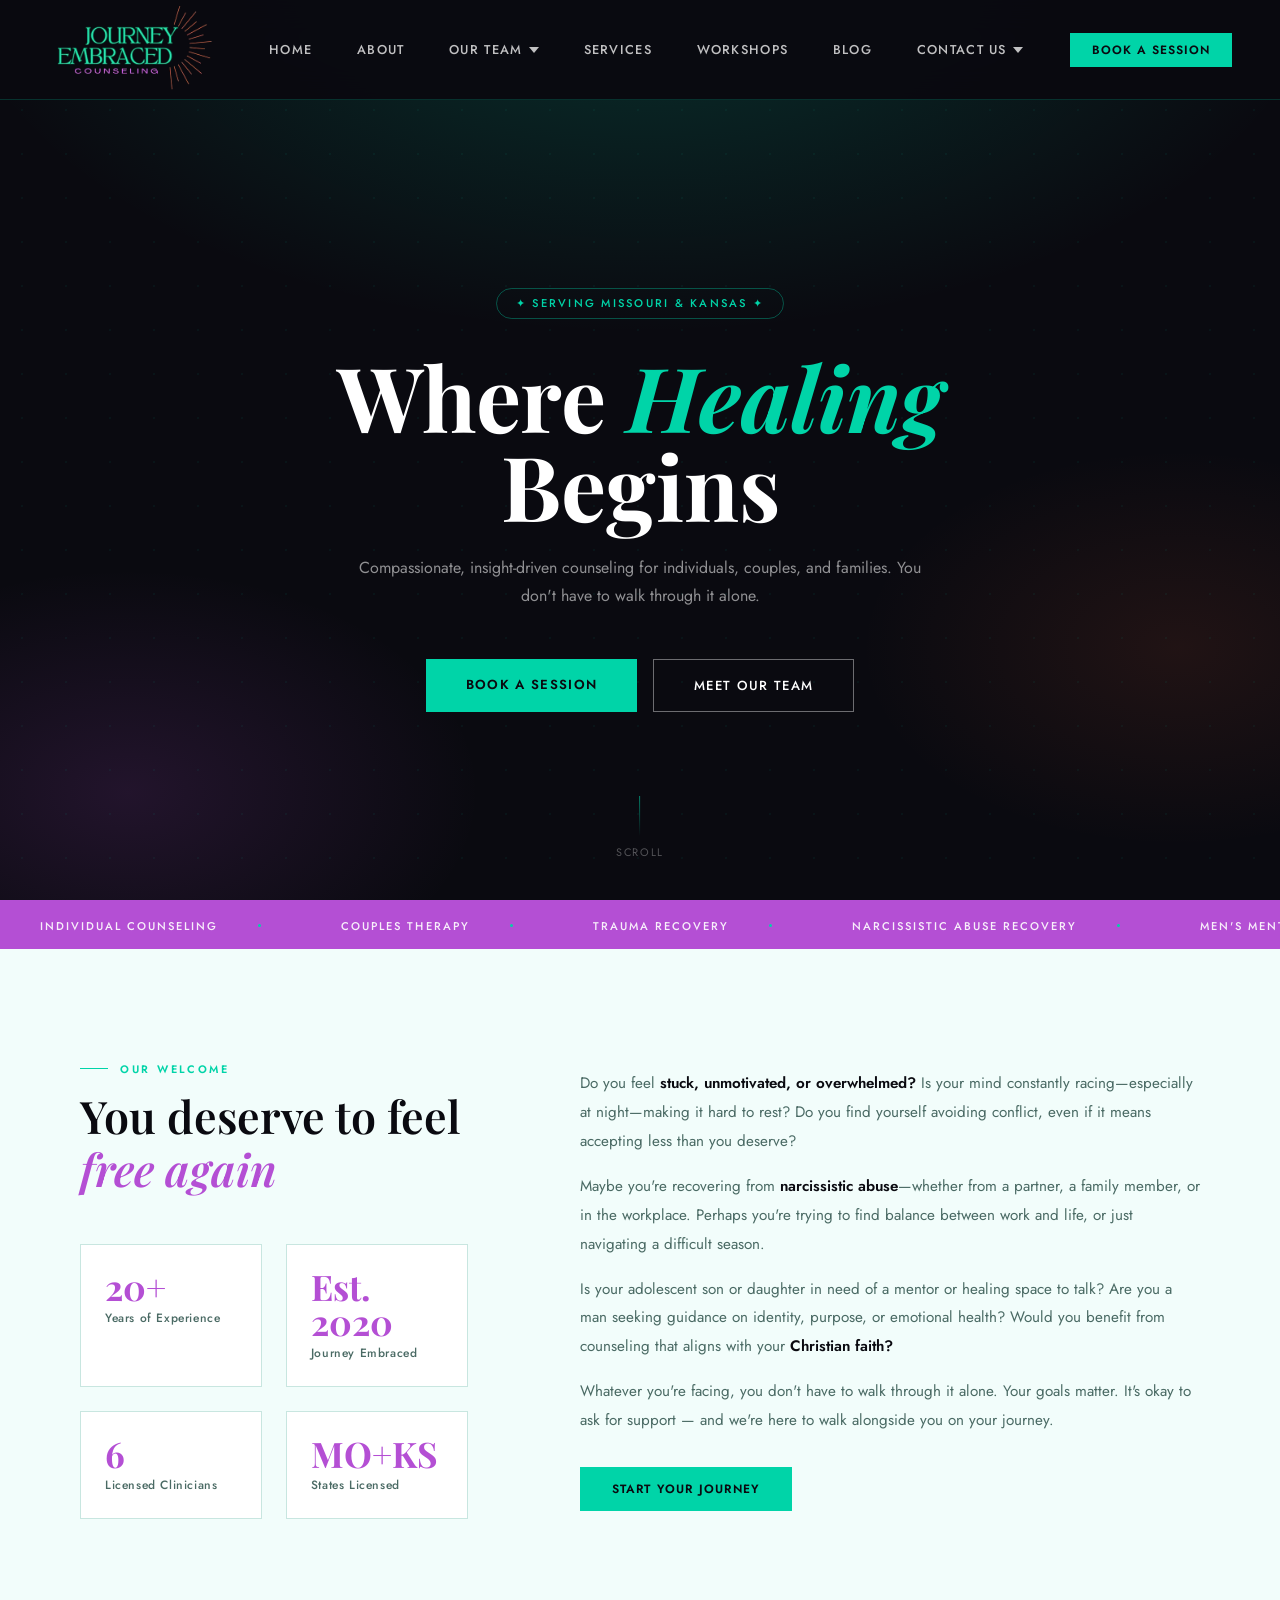
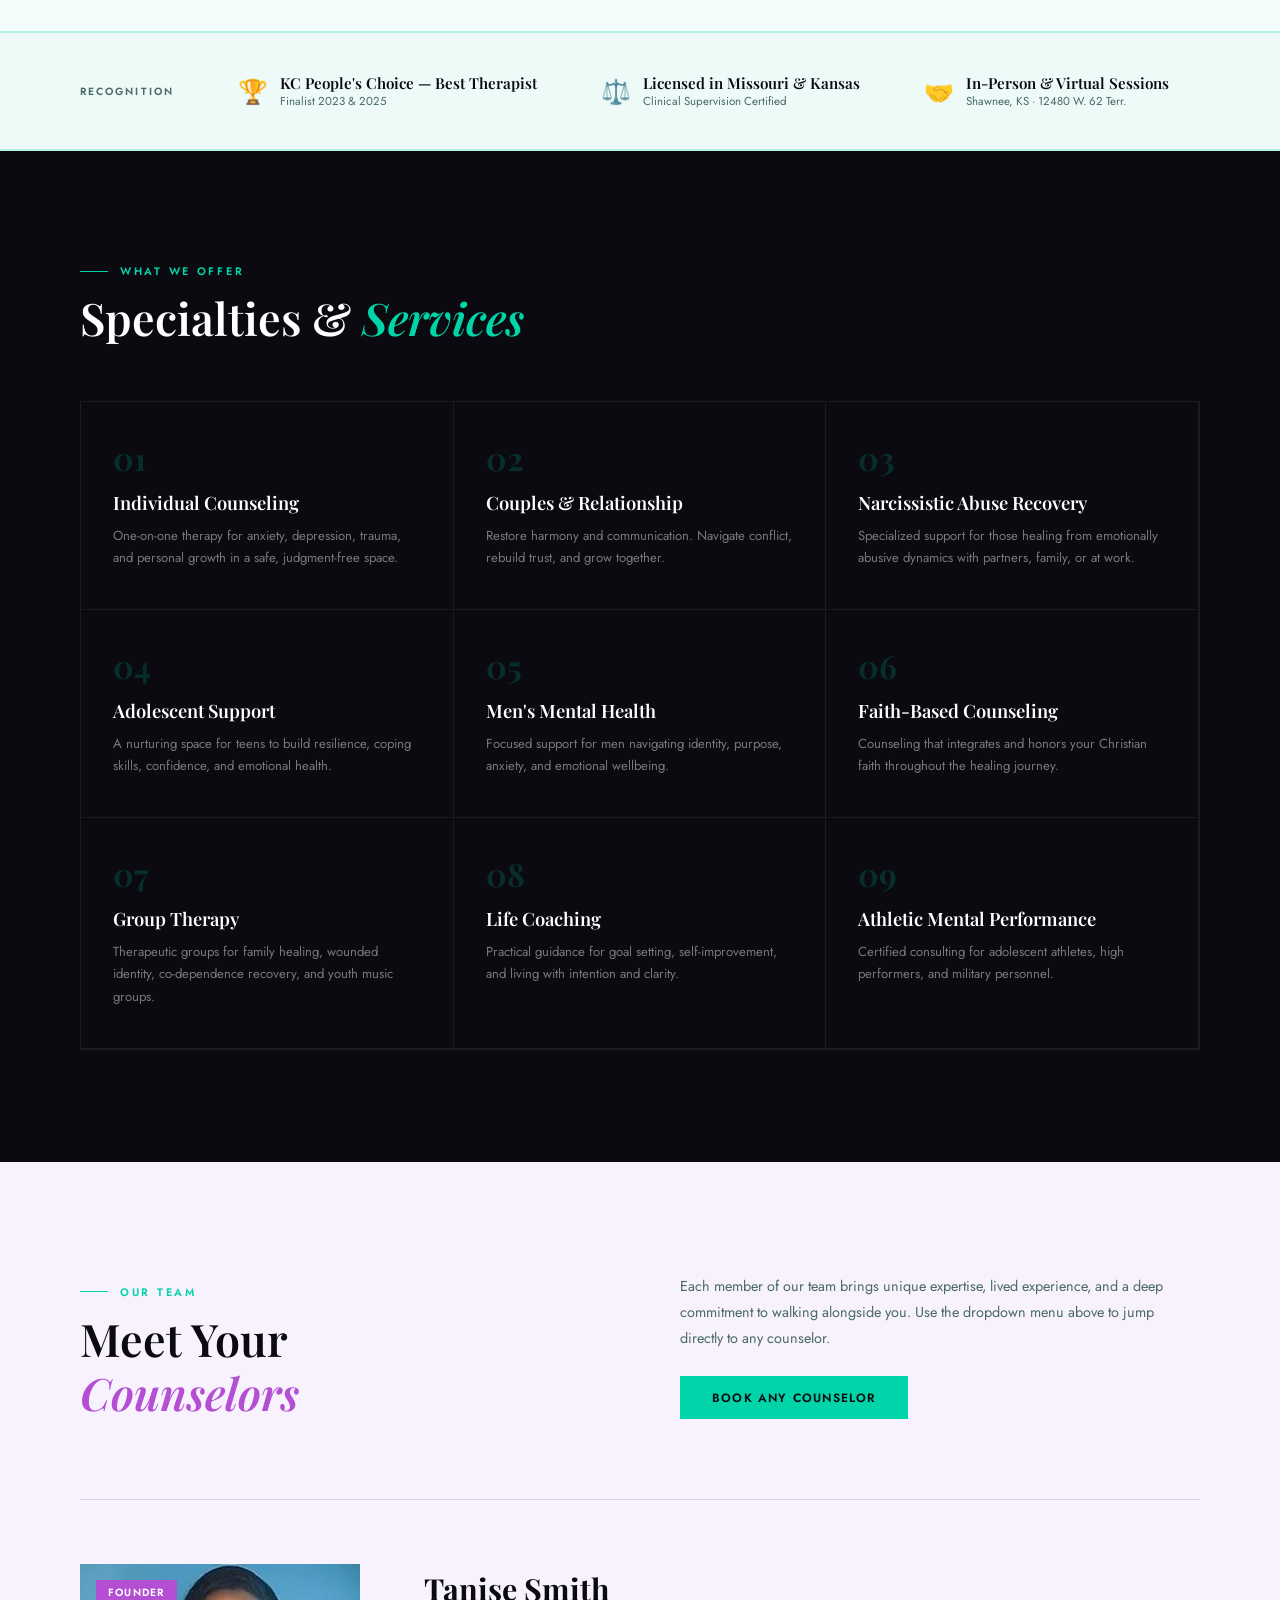
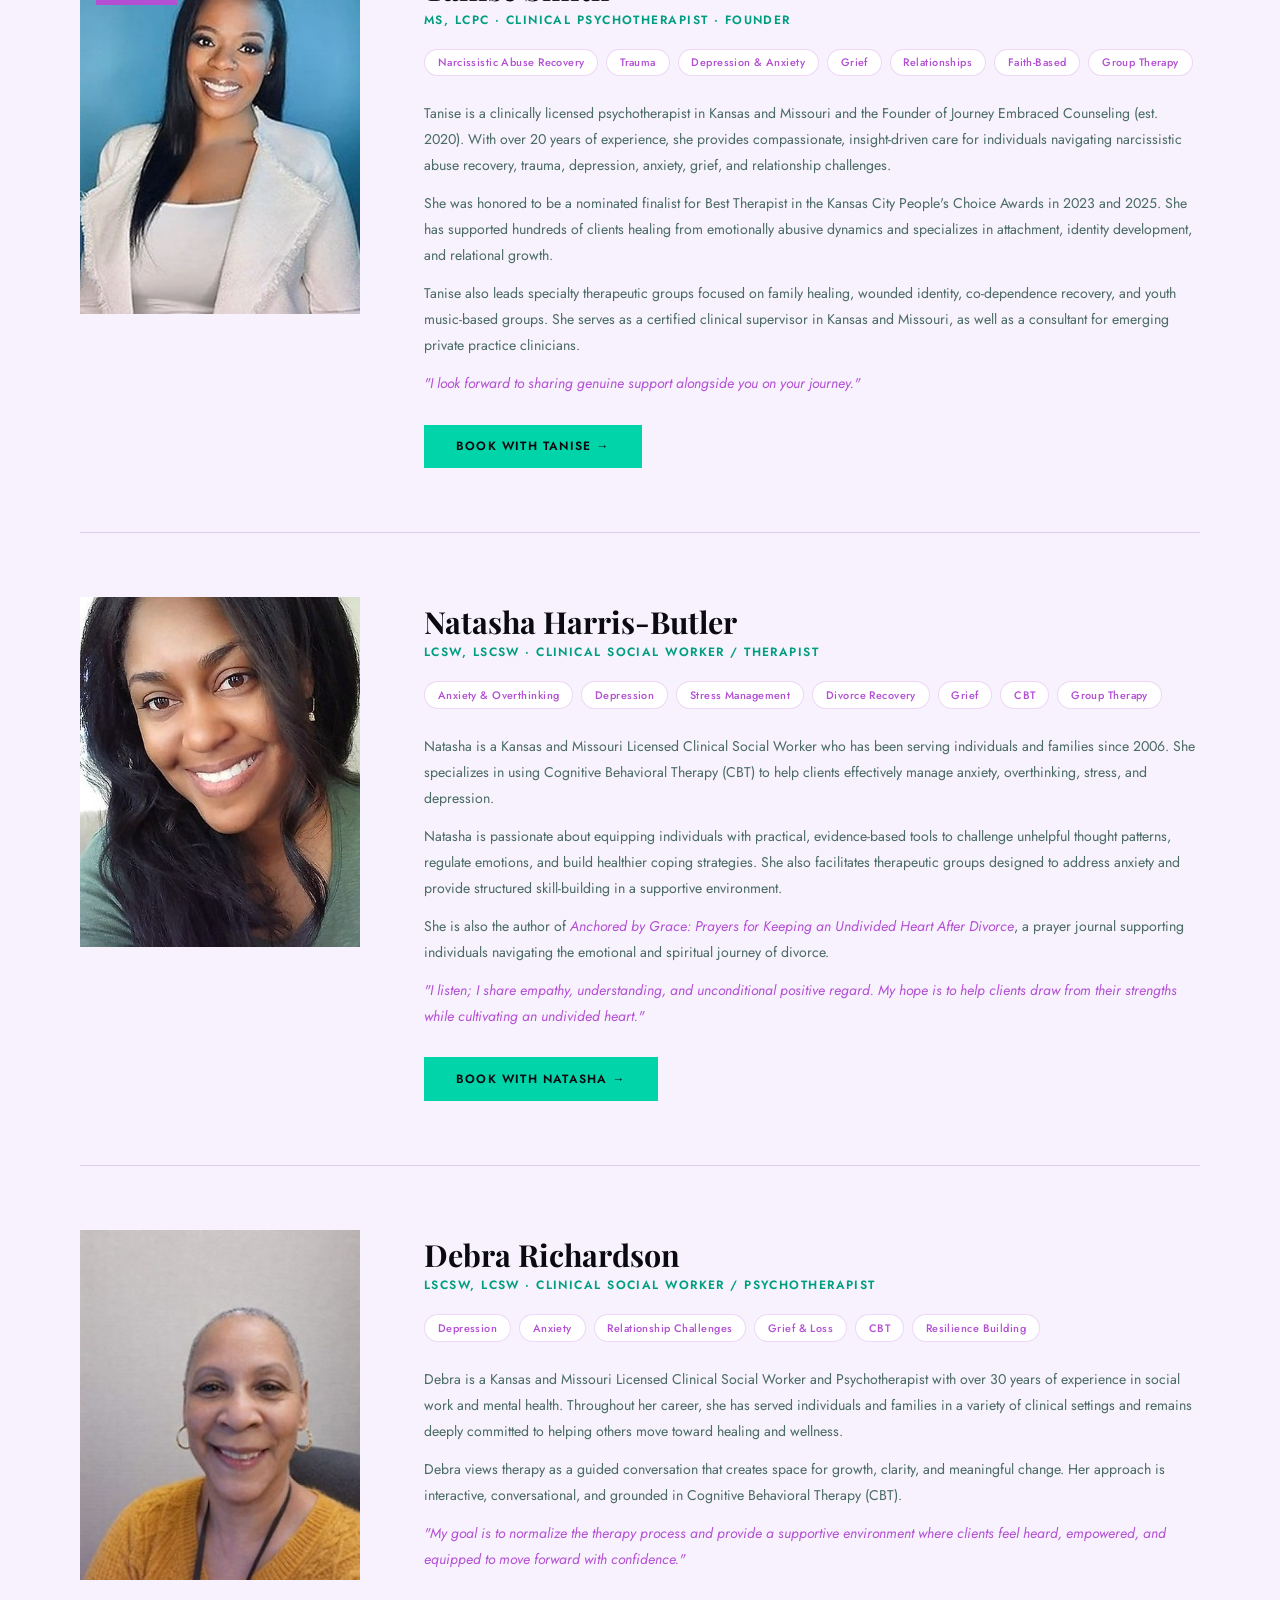
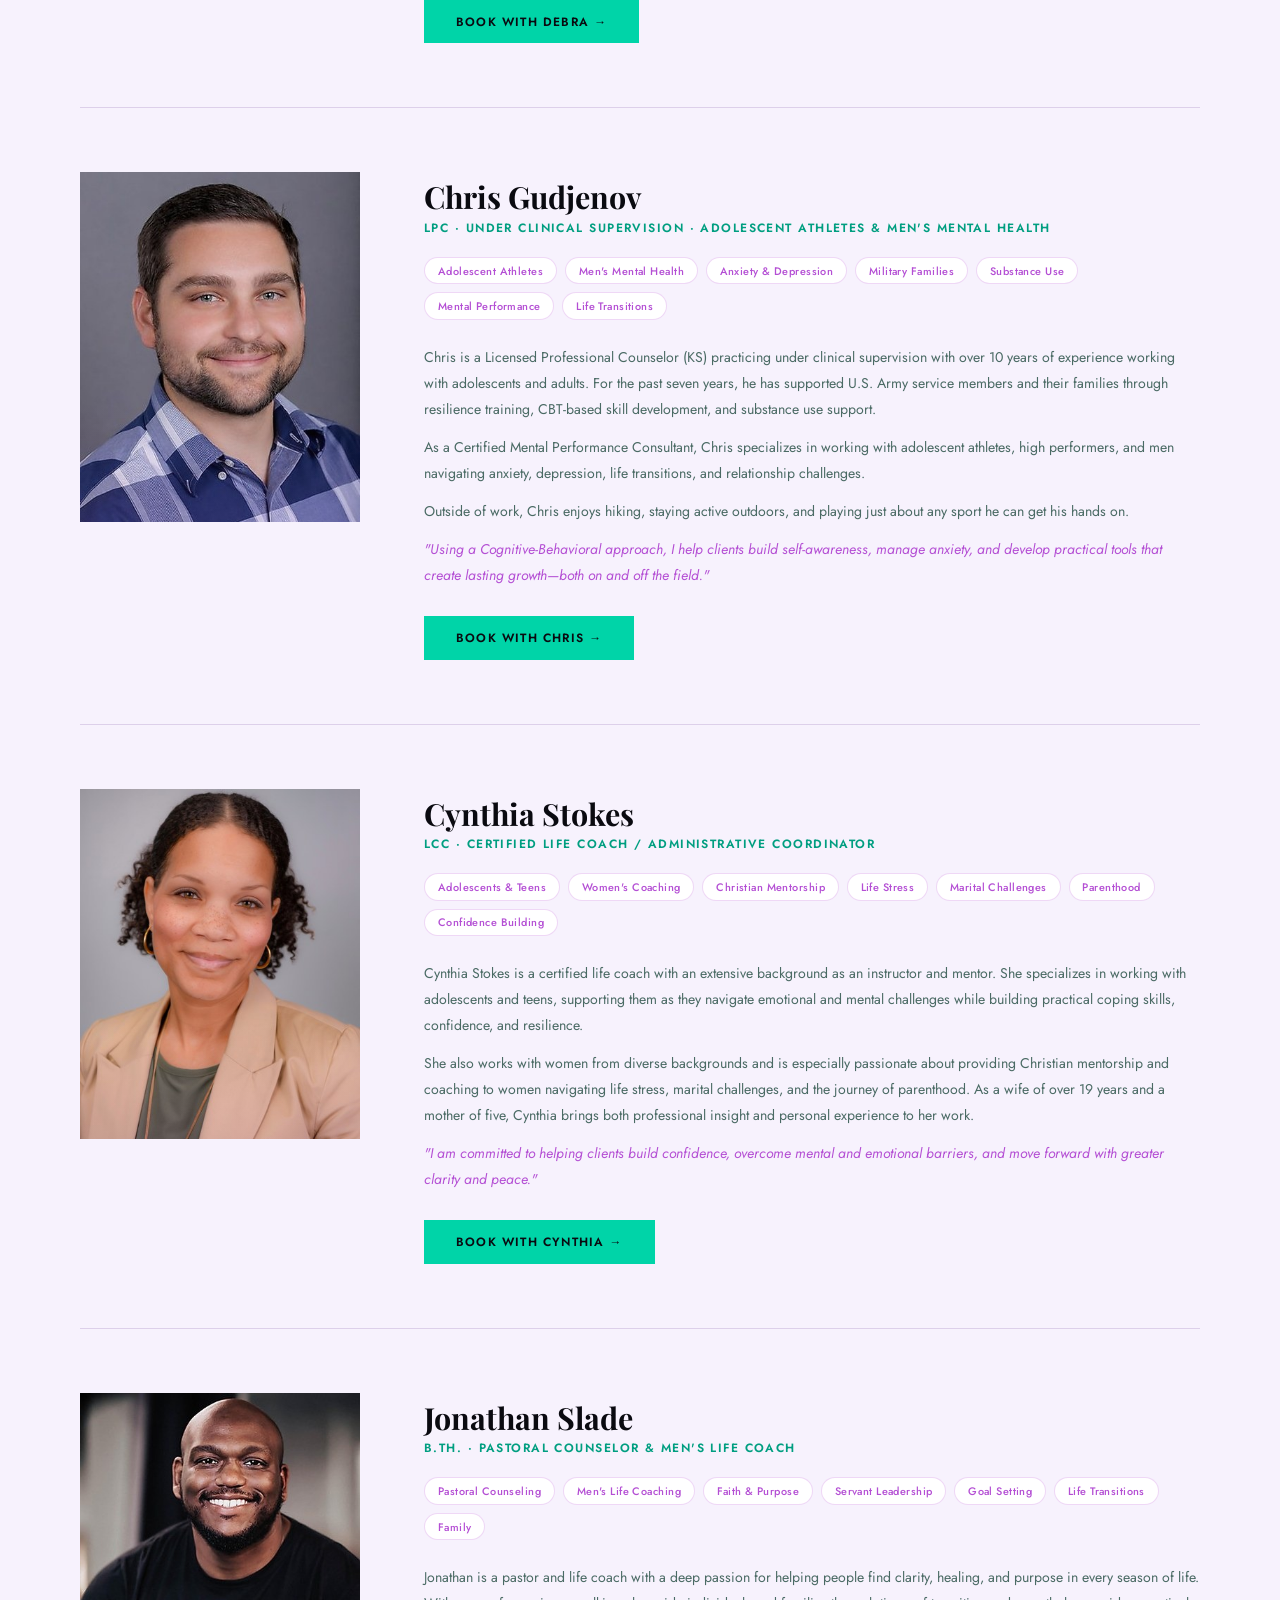
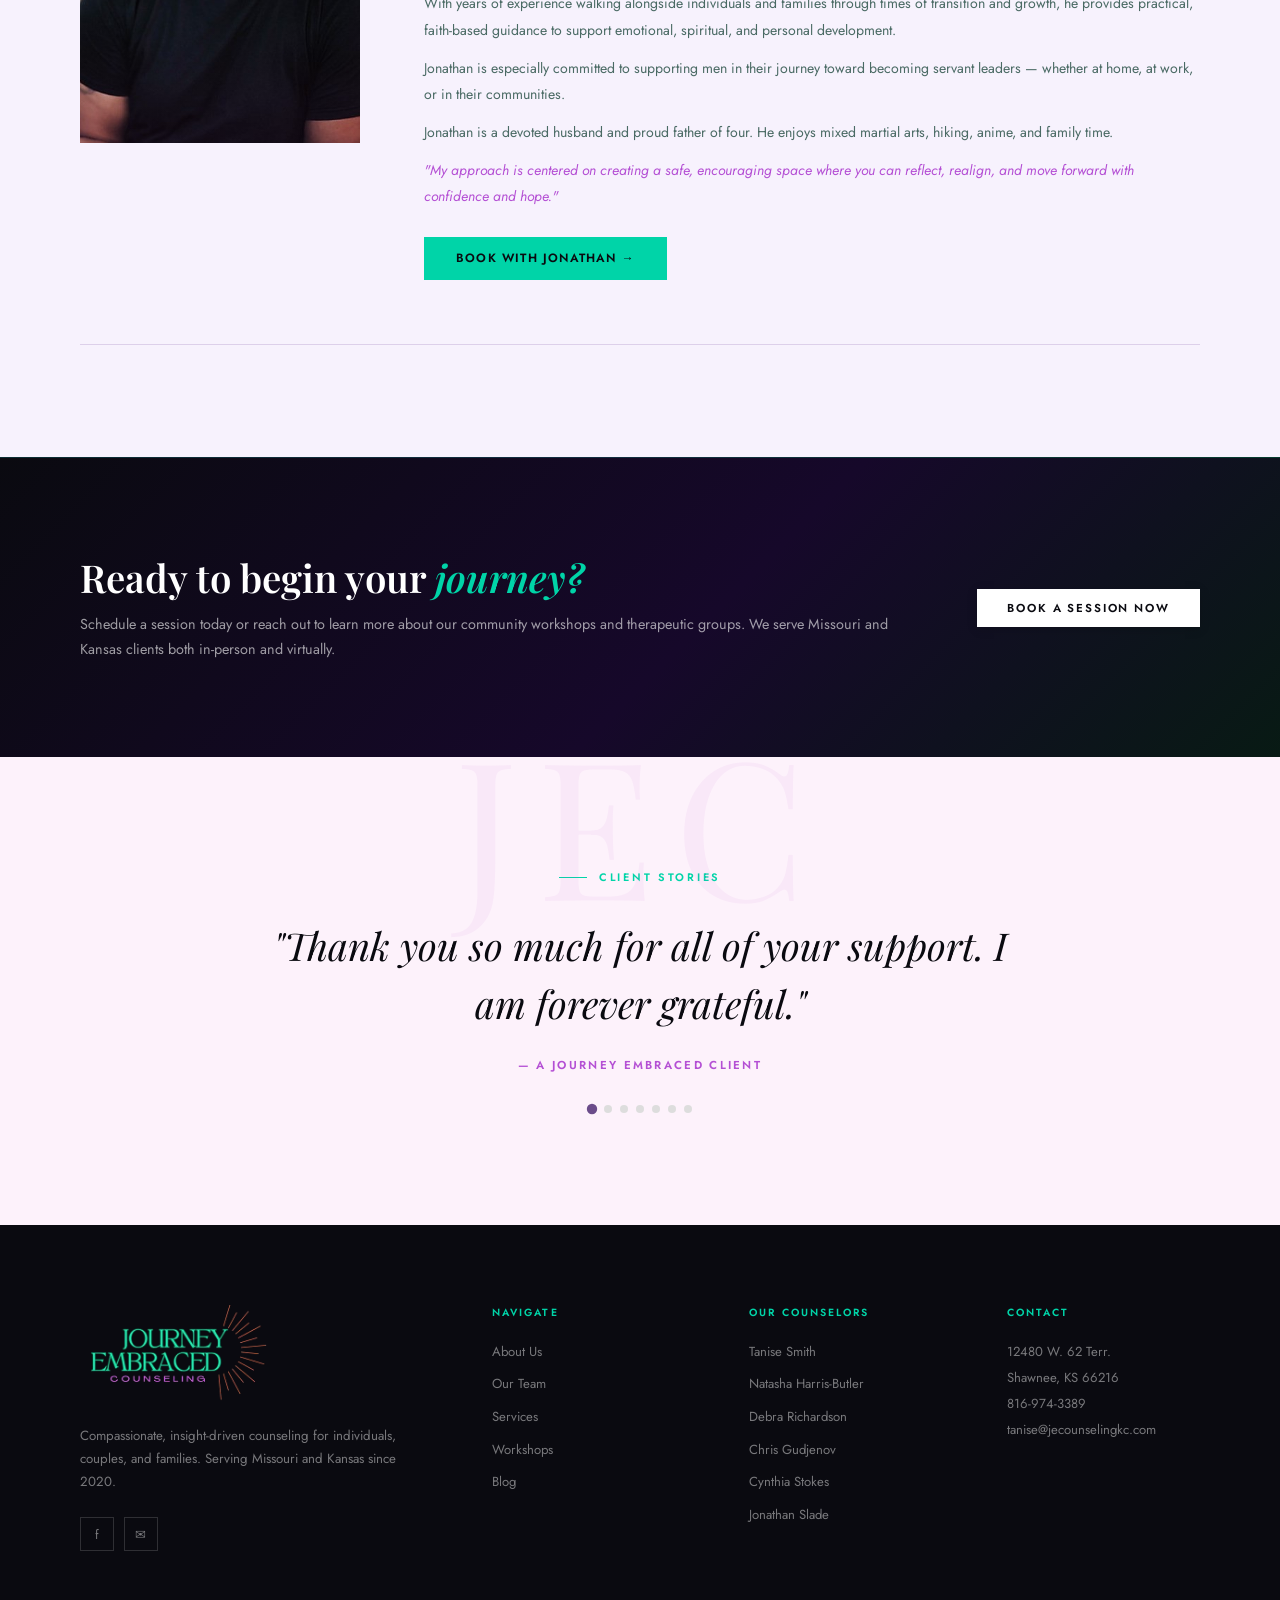
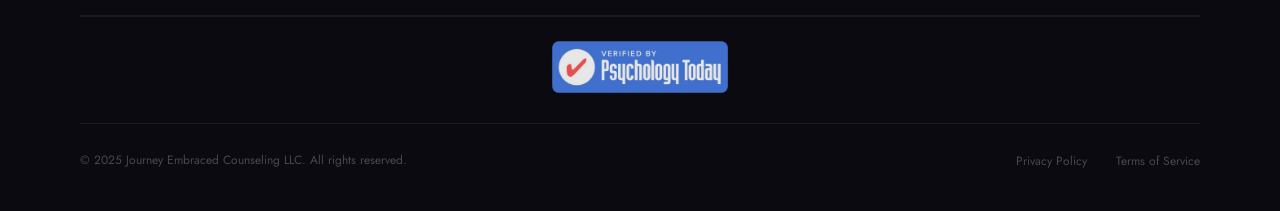
<file: index.html>
<!DOCTYPE html>
<html lang="en">
<head>
  <meta charset="UTF-8">
  <meta name="viewport" content="width=device-width, initial-scale=1.0">
  <meta name="description" content="Journey Embraced Counseling LLC — Compassionate, insight-driven counseling for individuals, couples, and families. Serving Missouri and Kansas.">
  <title>Journey Embraced Counseling LLC</title>
  <link rel="preconnect" href="https://fonts.googleapis.com">
  <link rel="preconnect" href="https://fonts.gstatic.com" crossorigin>
  <link href="https://fonts.googleapis.com/css2?family=Playfair+Display:ital,wght@0,400;0,600;0,700;1,400;1,600&family=Jost:wght@300;400;500;600&display=swap" rel="stylesheet">
  <link rel="stylesheet" href="css/styles.css">
</head>
<body>

  <!-- ══ NAVIGATION ══ -->
  <nav id="mainNav">
    <a href="#" class="nav-logo">
      <img src="images/logo.png" alt="Journey Embraced Counseling">
    </a>

    <div class="nav-center">
      <div class="nav-item">
        <a href="index.html" class="nav-link">Home</a>
      </div>
      <div class="nav-item">
        <a href="#about" class="nav-link">About</a>
      </div>
      <div class="nav-item">
        <button class="nav-link" id="teamDropBtn" aria-expanded="false" aria-haspopup="true">
          Our Team
          <svg viewBox="0 0 10 6" aria-hidden="true"><path d="M0 0l5 6 5-6z"/></svg>
        </button>
        <div class="mega-drop" role="menu">
          <a class="drop-card" href="#tanise" role="menuitem">
            <img class="drop-thumb" src="images/tanise.jpg" alt="Tanise Smith">
            <div class="drop-info">
              <div class="drop-name">Tanise Smith</div>
              <div class="drop-role">MS, LCPC · Founder</div>
            </div>
          </a>
          <a class="drop-card" href="#natasha" role="menuitem">
            <img class="drop-thumb" src="images/natasha.jpg" alt="Natasha Harris-Butler">
            <div class="drop-info">
              <div class="drop-name">Natasha Harris-Butler</div>
              <div class="drop-role">LCSW, LSCSW</div>
            </div>
          </a>
          <a class="drop-card" href="#debra" role="menuitem">
            <img class="drop-thumb" src="images/debra.jpg" alt="Debra Richardson">
            <div class="drop-info">
              <div class="drop-name">Debra Richardson</div>
              <div class="drop-role">LSCSW, LCSW</div>
            </div>
          </a>
          <a class="drop-card" href="#chris" role="menuitem">
            <img class="drop-thumb" src="images/chris.jpg" alt="Chris Gudjenov">
            <div class="drop-info">
              <div class="drop-name">Chris Gudjenov</div>
              <div class="drop-role">LPC · Athletes & Men</div>
            </div>
          </a>
          <a class="drop-card" href="#cynthia" role="menuitem">
            <img class="drop-thumb" src="images/cynthia.jpg" alt="Cynthia Stokes">
            <div class="drop-info">
              <div class="drop-name">Cynthia Stokes</div>
              <div class="drop-role">LCC · Life Coach</div>
            </div>
          </a>
          <a class="drop-card" href="#jonathan" role="menuitem">
            <img class="drop-thumb" src="images/jonathan.jpg" alt="Jonathan Slade">
            <div class="drop-info">
              <div class="drop-name">Jonathan Slade</div>
              <div class="drop-role">B.Th. · Pastoral Coach</div>
            </div>
          </a>
        </div>
      </div>
      <div class="nav-item"><a href="#services" class="nav-link">Services</a></div>
      <div class="nav-item"><a href="workshops.html" class="nav-link">Workshops</a></div>
      <div class="nav-item"><a href="blog.html" class="nav-link">Blog</a></div>
      <div class="nav-item" style="position:relative;">
        <button class="nav-link" id="contactDropBtn" aria-expanded="false">
          Contact Us
          <svg viewBox="0 0 10 6" aria-hidden="true"><path d="M0 0l5 6 5-6z"/></svg>
        </button>
        <div class="contact-drop" id="contactDrop">
          <div class="contact-drop-row contact-drop-row--email">
            <span class="contact-drop-icon">📧</span>
            <a href="mailto:tanise@jecounselingkc.com">cstokes&#64;jecounselingkc.com</a>
          </div>
          <div class="contact-drop-row">
            <span class="contact-drop-icon">📞</span>
            <a href="tel:8169743389">816-974-3389</a>
          </div>
        </div>
      </div>
    </div>

    <div class="nav-right">
<a href="#" class="btn-nav-cta" id="bookNavBtn">Book a Session</a>
      <button class="mob-toggle" id="mobToggle" aria-label="Open menu" aria-expanded="false">
        <span></span><span></span><span></span>
      </button>
    </div>
  </nav>

  <!-- ══ MOBILE MENU ══ -->
  <div class="mob-menu" id="mobMenu" role="dialog" aria-label="Mobile navigation">
    <button class="mob-close" id="mobClose" aria-label="Close menu">✕</button>
    <a href="index.html">Home</a>
    <a href="#about">About</a>
    <a href="#counselors">Our Team</a>
    <a href="#services">Services</a>
    <a href="workshops.html">Workshops</a>
    <a href="blog.html">Blog</a>
<a href="#" id="mobBook" class="mob-book-link">Book Now</a>
  </div>

  <!-- ══ HERO ══ -->
  <section class="hero">
    <div class="hero-bg" aria-hidden="true"></div>
    <div class="hero-grid-bg" aria-hidden="true"></div>
    <div class="hero-content">
      <div class="hero-tag">✦ Serving Missouri &amp; Kansas ✦</div>
      <h1>Where <em>Healing</em><br>Begins</h1>
      <p class="hero-sub">Compassionate, insight-driven counseling for individuals, couples, and families. You don't have to walk through it alone.</p>
      <div class="hero-btns">
        <a href="#" class="btn-gold" id="heroBookBtn">Book a Session</a>
        <a href="#counselors" class="btn-outline-white">Meet Our Team</a>
      </div>
    </div>
    <div class="hero-scroll" aria-hidden="true">
      <div class="hero-scroll-line"></div>
      scroll
    </div>
  </section>

  <!-- ══ TICKER ══ -->
  <div class="ticker" aria-hidden="true">
    <div class="ticker-track">
      <span class="tick-item">Individual Counseling<span class="tick-sep"></span></span>
      <span class="tick-item">Couples Therapy<span class="tick-sep"></span></span>
      <span class="tick-item">Trauma Recovery<span class="tick-sep"></span></span>
      <span class="tick-item">Narcissistic Abuse Recovery<span class="tick-sep"></span></span>
      <span class="tick-item">Men's Mental Health<span class="tick-sep"></span></span>
      <span class="tick-item">Adolescent Support<span class="tick-sep"></span></span>
      <span class="tick-item">Faith-Based Counseling<span class="tick-sep"></span></span>
      <span class="tick-item">Life Coaching<span class="tick-sep"></span></span>
      <span class="tick-item">Athletic Performance<span class="tick-sep"></span></span>
      <span class="tick-item">Group Therapy<span class="tick-sep"></span></span>
      <span class="tick-item">Individual Counseling<span class="tick-sep"></span></span>
      <span class="tick-item">Couples Therapy<span class="tick-sep"></span></span>
      <span class="tick-item">Trauma Recovery<span class="tick-sep"></span></span>
      <span class="tick-item">Narcissistic Abuse Recovery<span class="tick-sep"></span></span>
      <span class="tick-item">Men's Mental Health<span class="tick-sep"></span></span>
      <span class="tick-item">Adolescent Support<span class="tick-sep"></span></span>
      <span class="tick-item">Faith-Based Counseling<span class="tick-sep"></span></span>
      <span class="tick-item">Life Coaching<span class="tick-sep"></span></span>
      <span class="tick-item">Athletic Performance<span class="tick-sep"></span></span>
      <span class="tick-item">Group Therapy<span class="tick-sep"></span></span>
    </div>
  </div>

  <!-- ══ ABOUT ══ -->
  <section class="welcome" id="about">
    <div class="welcome-left reveal">
      <div class="section-label">Our Welcome</div>
      <h2 class="section-title">You deserve to feel<br><em>free again</em></h2>
      <div class="welcome-stat-block">
        <div class="stat-item"><div class="stat-num">20+</div><div class="stat-label">Years of Experience</div></div>
        <div class="stat-item"><div class="stat-num">Est.<br>2020</div><div class="stat-label">Journey Embraced</div></div>
        <div class="stat-item"><div class="stat-num">6</div><div class="stat-label">Licensed Clinicians</div></div>
        <div class="stat-item"><div class="stat-num">MO+KS</div><div class="stat-label">States Licensed</div></div>
      </div>
    </div>
    <div class="welcome-right reveal">
      <p>Do you feel <strong>stuck, unmotivated, or overwhelmed?</strong> Is your mind constantly racing—especially at night—making it hard to rest? Do you find yourself avoiding conflict, even if it means accepting less than you deserve?</p>
      <p>Maybe you're recovering from <strong>narcissistic abuse</strong>—whether from a partner, a family member, or in the workplace. Perhaps you're trying to find balance between work and life, or just navigating a difficult season.</p>
      <p>Is your adolescent son or daughter in need of a mentor or healing space to talk? Are you a man seeking guidance on identity, purpose, or emotional health? Would you benefit from counseling that aligns with your <strong>Christian faith?</strong></p>
      <p>Whatever you're facing, you don't have to walk through it alone. Your goals matter. It's okay to ask for support — and we're here to walk alongside you on your journey.</p>
      <div class="cta-wrap">
        <a href="#" class="btn-teal" id="welcomeBookBtn">Start Your Journey</a>
      </div>
    </div>
  </section>

  <!-- ══ AWARDS ══ -->
  <div class="awards-band">
    <div class="award-label">Recognition</div>
    <div class="award-pill">
      <span class="award-icon">🏆</span>
      <div>
        <div class="award-text">KC People's Choice — Best Therapist</div>
        <div class="award-year">Finalist 2023 &amp; 2025</div>
      </div>
    </div>
    <div class="award-pill">
      <span class="award-icon">⚖️</span>
      <div>
        <div class="award-text">Licensed in Missouri &amp; Kansas</div>
        <div class="award-year">Clinical Supervision Certified</div>
      </div>
    </div>
    <div class="award-pill">
      <span class="award-icon">🤝</span>
      <div>
        <div class="award-text">In-Person &amp; Virtual Sessions</div>
        <div class="award-year">Shawnee, KS · 12480 W. 62 Terr.</div>
      </div>
    </div>
  </div>

  <!-- ══ SERVICES ══ -->
  <section class="services" id="services">
    <div class="section-label">What We Offer</div>
    <h2 class="section-title services-title">Specialties &amp; <em>Services</em></h2>
    <div class="services-grid">
      <div class="svc-card reveal"><div class="svc-num">01</div><div class="svc-title">Individual Counseling</div><p class="svc-desc">One-on-one therapy for anxiety, depression, trauma, and personal growth in a safe, judgment-free space.</p></div>
      <div class="svc-card reveal"><div class="svc-num">02</div><div class="svc-title">Couples &amp; Relationship</div><p class="svc-desc">Restore harmony and communication. Navigate conflict, rebuild trust, and grow together.</p></div>
      <div class="svc-card reveal"><div class="svc-num">03</div><div class="svc-title">Narcissistic Abuse Recovery</div><p class="svc-desc">Specialized support for those healing from emotionally abusive dynamics with partners, family, or at work.</p></div>
      <div class="svc-card reveal"><div class="svc-num">04</div><div class="svc-title">Adolescent Support</div><p class="svc-desc">A nurturing space for teens to build resilience, coping skills, confidence, and emotional health.</p></div>
      <div class="svc-card reveal"><div class="svc-num">05</div><div class="svc-title">Men's Mental Health</div><p class="svc-desc">Focused support for men navigating identity, purpose, anxiety, and emotional wellbeing.</p></div>
      <div class="svc-card reveal"><div class="svc-num">06</div><div class="svc-title">Faith-Based Counseling</div><p class="svc-desc">Counseling that integrates and honors your Christian faith throughout the healing journey.</p></div>
      <div class="svc-card reveal"><div class="svc-num">07</div><div class="svc-title">Group Therapy</div><p class="svc-desc">Therapeutic groups for family healing, wounded identity, co-dependence recovery, and youth music groups.</p></div>
      <div class="svc-card reveal"><div class="svc-num">08</div><div class="svc-title">Life Coaching</div><p class="svc-desc">Practical guidance for goal setting, self-improvement, and living with intention and clarity.</p></div>
      <div class="svc-card reveal"><div class="svc-num">09</div><div class="svc-title">Athletic Mental Performance</div><p class="svc-desc">Certified consulting for adolescent athletes, high performers, and military personnel.</p></div>
    </div>
  </section>

  <!-- ══ COUNSELORS ══ -->
  <section class="counselors" id="counselors">
    <div class="counselors-intro">
      <div class="reveal">
        <div class="section-label">Our Team</div>
        <h2 class="section-title">Meet Your<br><em>Counselors</em></h2>
      </div>
      <div class="reveal">
        <p class="counselors-intro-text">Each member of our team brings unique expertise, lived experience, and a deep commitment to walking alongside you. Use the dropdown menu above to jump directly to any counselor.</p>
        <a href="#" class="btn-teal" id="teamBookBtn">Book Any Counselor</a>
      </div>
    </div>

    <div class="counselor-section reveal" id="tanise">
      <div class="counselor-photo-col">
        <div class="counselor-photo-wrap">
          <span class="counselor-badge">Founder</span>
          <img class="counselor-photo" src="images/tanise.jpg" alt="Tanise Smith, MS LCPC">
        </div>
      </div>
      <div class="counselor-info">
        <div class="counselor-name">Tanise Smith</div>
        <div class="counselor-cred">MS, LCPC · Clinical Psychotherapist · Founder</div>
        <div class="counselor-specialties">
          <span class="spec-tag">Narcissistic Abuse Recovery</span><span class="spec-tag">Trauma</span>
          <span class="spec-tag">Depression &amp; Anxiety</span><span class="spec-tag">Grief</span>
          <span class="spec-tag">Relationships</span><span class="spec-tag">Faith-Based</span>
          <span class="spec-tag">Group Therapy</span>
        </div>
        <div class="counselor-bio">
          <p>Tanise is a clinically licensed psychotherapist in Kansas and Missouri and the Founder of Journey Embraced Counseling (est. 2020). With over 20 years of experience, she provides compassionate, insight-driven care for individuals navigating narcissistic abuse recovery, trauma, depression, anxiety, grief, and relationship challenges.</p>
          <p>She was honored to be a nominated finalist for Best Therapist in the Kansas City People's Choice Awards in 2023 and 2025. She has supported hundreds of clients healing from emotionally abusive dynamics and specializes in attachment, identity development, and relational growth.</p>
          <p>Tanise also leads specialty therapeutic groups focused on family healing, wounded identity, co-dependence recovery, and youth music-based groups. She serves as a certified clinical supervisor in Kansas and Missouri, as well as a consultant for emerging private practice clinicians.</p>
          <p><em>"I look forward to sharing genuine support alongside you on your journey."</em></p>
        </div>
        <button class="btn-teal book-counselor-btn" data-counselor="Tanise Smith, MS, LCPC">Book with Tanise →</button>
      </div>
    </div>

    <div class="counselor-section reveal" id="natasha">
      <div class="counselor-photo-col">
        <div class="counselor-photo-wrap">
          <img class="counselor-photo" src="images/natasha.jpg" alt="Natasha Harris-Butler, LCSW LSCSW">
        </div>
      </div>
      <div class="counselor-info">
        <div class="counselor-name">Natasha Harris-Butler</div>
        <div class="counselor-cred">LCSW, LSCSW · Clinical Social Worker / Therapist</div>
        <div class="counselor-specialties">
          <span class="spec-tag">Anxiety &amp; Overthinking</span><span class="spec-tag">Depression</span>
          <span class="spec-tag">Stress Management</span><span class="spec-tag">Divorce Recovery</span>
          <span class="spec-tag">Grief</span><span class="spec-tag">CBT</span><span class="spec-tag">Group Therapy</span>
        </div>
        <div class="counselor-bio">
          <p>Natasha is a Kansas and Missouri Licensed Clinical Social Worker who has been serving individuals and families since 2006. She specializes in using Cognitive Behavioral Therapy (CBT) to help clients effectively manage anxiety, overthinking, stress, and depression.</p>
          <p>Natasha is passionate about equipping individuals with practical, evidence-based tools to challenge unhelpful thought patterns, regulate emotions, and build healthier coping strategies. She also facilitates therapeutic groups designed to address anxiety and provide structured skill-building in a supportive environment.</p>
          <p>She is also the author of <em>Anchored by Grace: Prayers for Keeping an Undivided Heart After Divorce</em>, a prayer journal supporting individuals navigating the emotional and spiritual journey of divorce.</p>
          <p><em>"I listen; I share empathy, understanding, and unconditional positive regard. My hope is to help clients draw from their strengths while cultivating an undivided heart."</em></p>
        </div>
        <button class="btn-teal book-counselor-btn" data-counselor="Natasha Harris-Butler, LCSW">Book with Natasha →</button>
      </div>
    </div>

    <div class="counselor-section reveal" id="debra">
      <div class="counselor-photo-col">
        <div class="counselor-photo-wrap">
          <img class="counselor-photo" src="images/debra.jpg" alt="Debra Richardson, LSCSW LCSW">
        </div>
      </div>
      <div class="counselor-info">
        <div class="counselor-name">Debra Richardson</div>
        <div class="counselor-cred">LSCSW, LCSW · Clinical Social Worker / Psychotherapist</div>
        <div class="counselor-specialties">
          <span class="spec-tag">Depression</span><span class="spec-tag">Anxiety</span>
          <span class="spec-tag">Relationship Challenges</span><span class="spec-tag">Grief &amp; Loss</span>
          <span class="spec-tag">CBT</span><span class="spec-tag">Resilience Building</span>
        </div>
        <div class="counselor-bio">
          <p>Debra is a Kansas and Missouri Licensed Clinical Social Worker and Psychotherapist with over 30 years of experience in social work and mental health. Throughout her career, she has served individuals and families in a variety of clinical settings and remains deeply committed to helping others move toward healing and wellness.</p>
          <p>Debra views therapy as a guided conversation that creates space for growth, clarity, and meaningful change. Her approach is interactive, conversational, and grounded in Cognitive Behavioral Therapy (CBT).</p>
          <p><em>"My goal is to normalize the therapy process and provide a supportive environment where clients feel heard, empowered, and equipped to move forward with confidence."</em></p>
        </div>
        <button class="btn-teal book-counselor-btn" data-counselor="Debra Richardson, LSCSW">Book with Debra →</button>
      </div>
    </div>

    <div class="counselor-section reveal" id="chris">
      <div class="counselor-photo-col">
        <div class="counselor-photo-wrap">
          <img class="counselor-photo" src="images/chris.jpg" alt="Chris Gudjenov, LPC">
        </div>
      </div>
      <div class="counselor-info">
        <div class="counselor-name">Chris Gudjenov</div>
        <div class="counselor-cred">LPC · Under Clinical Supervision · Adolescent Athletes &amp; Men's Mental Health</div>
        <div class="counselor-specialties">
          <span class="spec-tag">Adolescent Athletes</span><span class="spec-tag">Men's Mental Health</span>
          <span class="spec-tag">Anxiety &amp; Depression</span><span class="spec-tag">Military Families</span>
          <span class="spec-tag">Substance Use</span><span class="spec-tag">Mental Performance</span>
          <span class="spec-tag">Life Transitions</span>
        </div>
        <div class="counselor-bio">
          <p>Chris is a Licensed Professional Counselor (KS) practicing under clinical supervision with over 10 years of experience working with adolescents and adults. For the past seven years, he has supported U.S. Army service members and their families through resilience training, CBT-based skill development, and substance use support.</p>
          <p>As a Certified Mental Performance Consultant, Chris specializes in working with adolescent athletes, high performers, and men navigating anxiety, depression, life transitions, and relationship challenges.</p>
          <p>Outside of work, Chris enjoys hiking, staying active outdoors, and playing just about any sport he can get his hands on.</p>
          <p><em>"Using a Cognitive-Behavioral approach, I help clients build self-awareness, manage anxiety, and develop practical tools that create lasting growth—both on and off the field."</em></p>
        </div>
        <button class="btn-teal book-counselor-btn" data-counselor="Chris Gudjenov, LPC">Book with Chris →</button>
      </div>
    </div>

    <div class="counselor-section reveal" id="cynthia">
      <div class="counselor-photo-col">
        <div class="counselor-photo-wrap">
          <img class="counselor-photo" src="images/cynthia.jpg" alt="Cynthia Stokes, LCC">
        </div>
      </div>
      <div class="counselor-info">
        <div class="counselor-name">Cynthia Stokes</div>
        <div class="counselor-cred">LCC · Certified Life Coach / Administrative Coordinator</div>
        <div class="counselor-specialties">
          <span class="spec-tag">Adolescents &amp; Teens</span><span class="spec-tag">Women's Coaching</span>
          <span class="spec-tag">Christian Mentorship</span><span class="spec-tag">Life Stress</span>
          <span class="spec-tag">Marital Challenges</span><span class="spec-tag">Parenthood</span>
          <span class="spec-tag">Confidence Building</span>
        </div>
        <div class="counselor-bio">
          <p>Cynthia Stokes is a certified life coach with an extensive background as an instructor and mentor. She specializes in working with adolescents and teens, supporting them as they navigate emotional and mental challenges while building practical coping skills, confidence, and resilience.</p>
          <p>She also works with women from diverse backgrounds and is especially passionate about providing Christian mentorship and coaching to women navigating life stress, marital challenges, and the journey of parenthood. As a wife of over 19 years and a mother of five, Cynthia brings both professional insight and personal experience to her work.</p>
          <p><em>"I am committed to helping clients build confidence, overcome mental and emotional barriers, and move forward with greater clarity and peace."</em></p>
        </div>
        <button class="btn-teal book-counselor-btn" data-counselor="Cynthia Stokes, LCC">Book with Cynthia →</button>
      </div>
    </div>

    <div class="counselor-section reveal" id="jonathan">
      <div class="counselor-photo-col">
        <div class="counselor-photo-wrap">
          <img class="counselor-photo" src="images/jonathan.jpg" alt="Jonathan Slade, B.Th.">
        </div>
      </div>
      <div class="counselor-info">
        <div class="counselor-name">Jonathan Slade</div>
        <div class="counselor-cred">B.Th. · Pastoral Counselor &amp; Men's Life Coach</div>
        <div class="counselor-specialties">
          <span class="spec-tag">Pastoral Counseling</span><span class="spec-tag">Men's Life Coaching</span>
          <span class="spec-tag">Faith &amp; Purpose</span><span class="spec-tag">Servant Leadership</span>
          <span class="spec-tag">Goal Setting</span><span class="spec-tag">Life Transitions</span>
          <span class="spec-tag">Family</span>
        </div>
        <div class="counselor-bio">
          <p>Jonathan is a pastor and life coach with a deep passion for helping people find clarity, healing, and purpose in every season of life. With years of experience walking alongside individuals and families through times of transition and growth, he provides practical, faith-based guidance to support emotional, spiritual, and personal development.</p>
          <p>Jonathan is especially committed to supporting men in their journey toward becoming servant leaders — whether at home, at work, or in their communities.</p>
          <p>Jonathan is a devoted husband and proud father of four. He enjoys mixed martial arts, hiking, anime, and family time.</p>
          <p><em>"My approach is centered on creating a safe, encouraging space where you can reflect, realign, and move forward with confidence and hope."</em></p>
        </div>
        <button class="btn-teal book-counselor-btn" data-counselor="Jonathan Slade, B.Th.">Book with Jonathan →</button>
      </div>
    </div>
  </section>

  <!-- ══ BOOKING BANNER ══ -->
  <section class="booking-banner" id="workshops">
    <div>
      <h2>Ready to begin your <em>journey?</em></h2>
      <p>Schedule a session today or reach out to learn more about our community workshops and therapeutic groups. We serve Missouri and Kansas clients both in-person and virtually.</p>
    </div>
    <a href="#" class="btn-white-solid" id="bannerBookBtn">Book a Session Now</a>
  </section>

  <!-- ══ TESTIMONIAL ══ -->
  <section class="testimonial">
    <div class="section-label section-label--center">Client Stories</div>

    <div class="test-carousel-wrap" style="max-width:750px;margin:0 auto;min-height:120px;">
      <div class="test-slide active"><blockquote class="test-quote">"Thank you so much for all of your support. I am forever grateful."</blockquote><div class="test-author">— A Journey Embraced Client</div></div>
      <div class="test-slide"><blockquote class="test-quote">"You're awesome, and I appreciate your approach."</blockquote><div class="test-author">— A Journey Embraced Client</div></div>
      <div class="test-slide"><blockquote class="test-quote">"Thank you for not judging me."</blockquote><div class="test-author">— A Journey Embraced Client</div></div>
      <div class="test-slide"><blockquote class="test-quote">"You literally saved my life."</blockquote><div class="test-author">— A Journey Embraced Client</div></div>
      <div class="test-slide"><blockquote class="test-quote">"I thank God I found you. You helped me find the strength to heal after that toxic relationship."</blockquote><div class="test-author">— A Journey Embraced Client</div></div>
      <div class="test-slide"><blockquote class="test-quote">"You really connected with my daughter from the jump."</blockquote><div class="test-author">— A Journey Embraced Client</div></div>
      <div class="test-slide"><blockquote class="test-quote">"Our sessions have given me restored hopefulness."</blockquote><div class="test-author">— A Journey Embraced Client</div></div>
    </div>

    <div class="test-dots" style="display:flex;justify-content:center;gap:8px;margin-top:2rem;">
      <button class="test-dot active" data-index="0"></button>
      <button class="test-dot" data-index="1"></button>
      <button class="test-dot" data-index="2"></button>
      <button class="test-dot" data-index="3"></button>
      <button class="test-dot" data-index="4"></button>
      <button class="test-dot" data-index="5"></button>
      <button class="test-dot" data-index="6"></button>
    </div>
  </section>

  <!-- ══ FOOTER ══ -->
  <footer>
    <div class="footer-top">
      <div class="footer-brand">
        <img class="footer-logo" src="images/logo.png" alt="Journey Embraced Counseling">
        <p class="footer-about">Compassionate, insight-driven counseling for individuals, couples, and families. Serving Missouri and Kansas since 2020.</p>
        <div class="footer-social">
          <a href="https://www.facebook.com/journeyembracedkc" target="_blank" rel="noopener" aria-label="Facebook">f</a>
          <a href="mailto:tanise@jecounselingkc.com" aria-label="Email us">✉</a>
        </div>
      </div>
      <div class="footer-col">
        <h5>Navigate</h5>
        <ul>
          <li><a href="#about">About Us</a></li>
          <li><a href="#counselors">Our Team</a></li>
          <li><a href="#services">Services</a></li>
          <li><a href="workshops.html">Workshops</a></li>
          <li><a href="blog.html">Blog</a></li>
        </ul>
      </div>
      <div class="footer-col">
        <h5>Our Counselors</h5>
        <ul>
          <li><a href="#tanise">Tanise Smith</a></li>
          <li><a href="#natasha">Natasha Harris-Butler</a></li>
          <li><a href="#debra">Debra Richardson</a></li>
          <li><a href="#chris">Chris Gudjenov</a></li>
          <li><a href="#cynthia">Cynthia Stokes</a></li>
          <li><a href="#jonathan">Jonathan Slade</a></li>
        </ul>
      </div>
      <div class="footer-col footer-contact-info">
        <h5>Contact</h5>
        <p>12480 W. 62 Terr.<br>Shawnee, KS 66216</p>
        <p><a href="tel:8169743389">816-974-3389</a></p>
        <p><a href="mailto:tanise@jecounselingkc.com">tanise&#64;jecounselingkc.com</a></p>
      </div>
    </div>
    <div class="footer-pt-badge">
      <a href="https://www.psychologytoday.com/us/therapists/tanise-smith-shawnee-ks/755329" target="_blank" rel="noopener">
        <img src="images/psychology_today.png" alt="Verified by Psychology Today" height="52">
      </a>
    </div>
    <div class="footer-bottom">
      <p>&copy; 2025 Journey Embraced Counseling LLC. All rights reserved.</p>
      <div>
        <a href="#">Privacy Policy</a>
        <a href="#">Terms of Service</a>
      </div>
    </div>
  </footer>

  <!-- ══ BOOKING MODAL ══ -->
  <div class="modal-overlay" id="bookingModal" role="dialog" aria-modal="true" aria-labelledby="bookingModalTitle">
    <div class="modal">
      <button class="modal-x" aria-label="Close">✕</button>
      <div class="modal-h" id="bookingModalTitle">Book a Session</div>
      <div class="modal-sub">Fill out the form below and we'll be in touch to confirm your appointment.</div>
      <form name="booking" netlify netlify-honeypot="bot-field" id="bookingForm">
      <input type="hidden" name="form-name" value="booking">
      <p style="display:none"><label>Don't fill this out: <input name="bot-field"></label></p>
      <div class="fg">
        <label>Your Name</label>
        <div class="fg-row">
          <input type="text" name="first-name" placeholder="First name" autocomplete="given-name" required>
          <input type="text" name="last-name" placeholder="Last name" autocomplete="family-name" required>
        </div>
      </div>
      <div class="fg"><label>Email</label><input type="email" name="email" placeholder="your@email.com" autocomplete="email" required></div>
      <div class="fg"><label>Phone</label><input type="tel" name="phone" placeholder="(816) 000-0000" autocomplete="tel"></div>
      <div class="fg">
        <label>Select Counselor</label>
        <select name="counselor" id="counselorSelect">
          <option value="">Choose a counselor...</option>
          <option value="Tanise Smith, MS, LCPC">Tanise Smith, MS, LCPC</option>
          <option value="Natasha Harris-Butler, LCSW">Natasha Harris-Butler, LCSW</option>
          <option value="Debra Richardson, LSCSW">Debra Richardson, LSCSW</option>
          <option value="Chris Gudjenov, LPC">Chris Gudjenov, LPC</option>
          <option value="Cynthia Stokes, LCC">Cynthia Stokes, LCC</option>
          <option value="Jonathan Slade, B.Th.">Jonathan Slade, B.Th.</option>
          <option value="No preference">No preference</option>
        </select>
      </div>
      <div class="fg">
        <label>Service Type</label>
        <select name="service">
          <option value="">Select a service...</option>
          <option>Individual Counseling</option>
          <option>Couples Therapy</option>
          <option>Adolescent Support</option>
          <option>Faith-Based Counseling</option>
          <option>Life Coaching</option>
          <option>Narcissistic Abuse Recovery</option>
          <option>Men's Mental Health</option>
          <option>Group Therapy</option>
        </select>
      </div>
      <div class="fg"><label>Message (Optional)</label><textarea name="message" placeholder="Brief description of what you'd like to work on..."></textarea></div>
      <button type="submit" class="btn-modal">Request Appointment</button>
      </form>
      <div id="bookingSuccess" class="modal-success" style="display:none;">
        <div class="success-icon">✓</div>
        <p>Thank you! Your request has been received. We'll be in touch shortly.</p>
      </div>
    </div>
  </div>
  <script src="js/main.js"></script>
  <script>
  (function () {
    var slides = document.querySelectorAll('.test-slide');
    var dots   = document.querySelectorAll('.test-dot');
    var cur    = 0;
    function goTo(n) {
      slides[cur].classList.remove('active'); dots[cur].classList.remove('active');
      cur = n;
      slides[cur].classList.add('active'); dots[cur].classList.add('active');
    }
    dots.forEach(function(d) {
      d.addEventListener('click', function() { goTo(+d.getAttribute('data-index')); });
    });
    if (slides.length) setInterval(function() { goTo((cur + 1) % slides.length); }, 5000);
  })();
  </script>
</body>
</html>
</file>
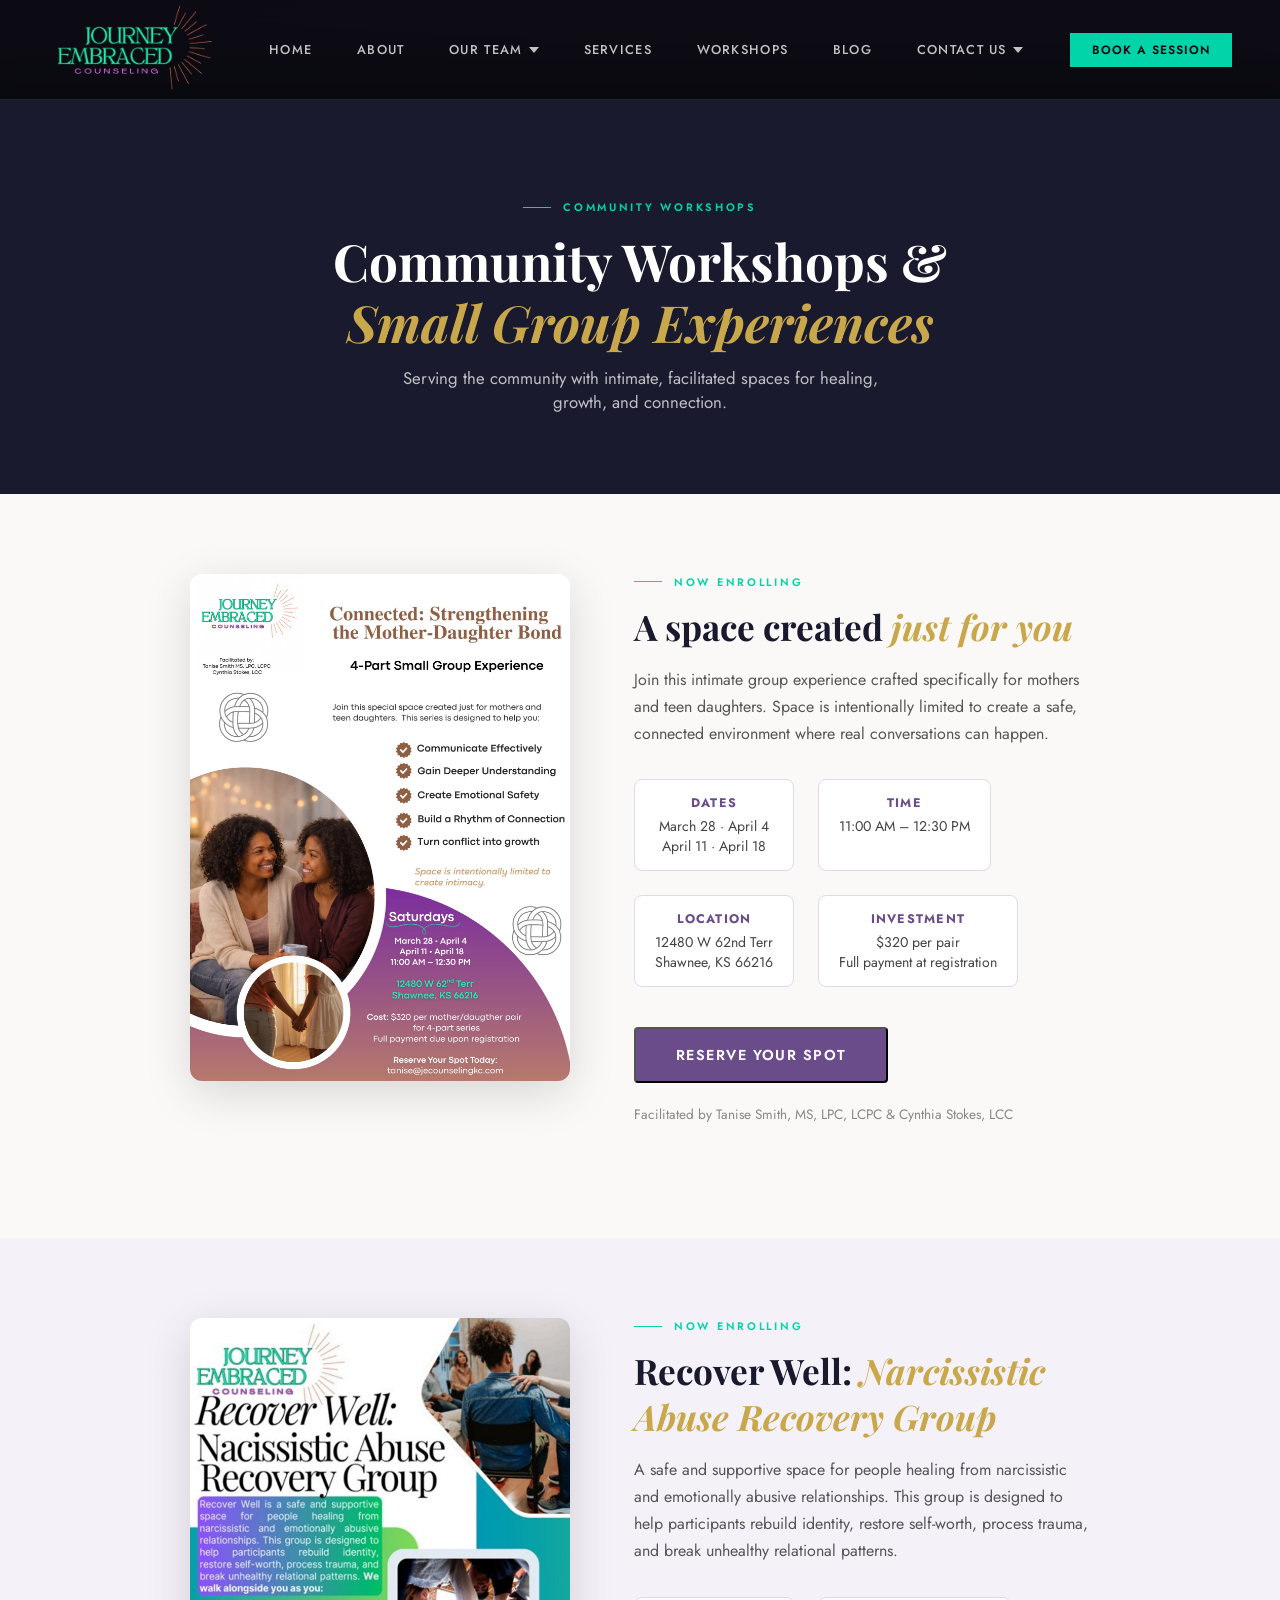
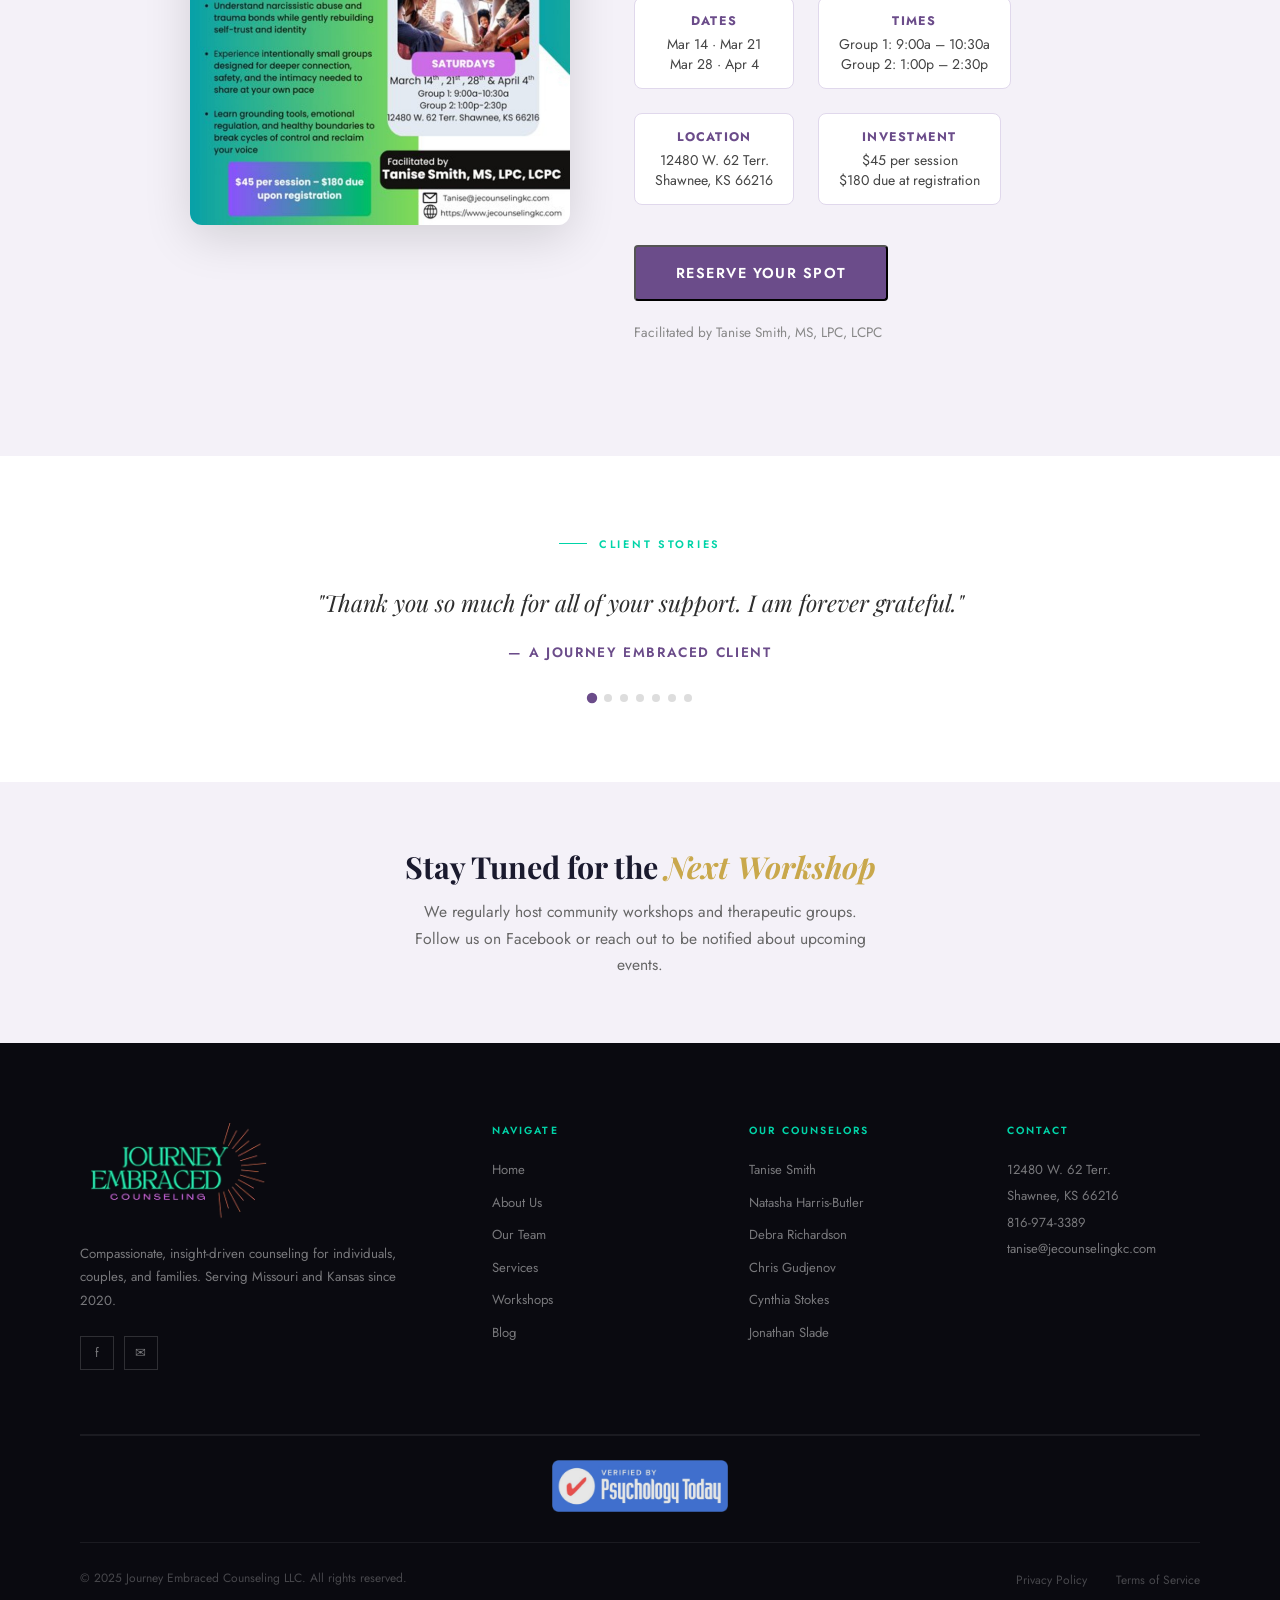
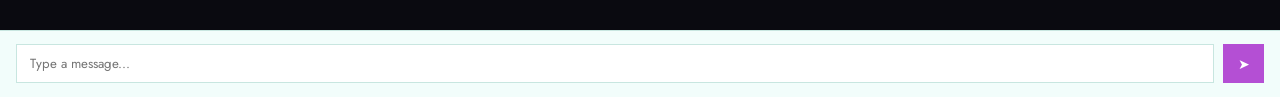
<file: workshops.html>
<!DOCTYPE html>
<html lang="en">
<head>
  <meta charset="UTF-8">
  <meta name="viewport" content="width=device-width, initial-scale=1.0">
  <meta name="description" content="Community Workshops — Journey Embraced Counseling LLC. Connected: Strengthening the Mother-Daughter Bond. A 4-part small group experience.">
  <title>Community Workshops | Journey Embraced Counseling LLC</title>
  <link rel="preconnect" href="https://fonts.googleapis.com">
  <link rel="preconnect" href="https://fonts.gstatic.com" crossorigin>
  <link href="https://fonts.googleapis.com/css2?family=Playfair+Display:ital,wght@0,400;0,600;0,700;1,400;1,600&family=Jost:wght@300;400;500;600&display=swap" rel="stylesheet">
  <link rel="stylesheet" href="css/styles.css">
  <style>
    /* ── Workshops page-specific styles ── */
    .workshops-hero {
      background: var(--dark, #1a1a2e);
      padding: 140px 24px 80px;
      text-align: center;
    }
    .workshops-hero .section-label {
      margin-bottom: 16px;
    }
    .workshops-hero h1 {
      font-family: 'Playfair Display', serif;
      font-size: clamp(2rem, 5vw, 3.2rem);
      color: #fff;
      margin: 0 0 12px;
      line-height: 1.2;
    }
    .workshops-hero h1 em {
      font-style: italic;
      color: var(--gold, #c9a84c);
    }
    .workshops-hero p {
      color: rgba(255,255,255,0.72);
      font-family: 'Jost', sans-serif;
      font-size: 1.05rem;
      max-width: 520px;
      margin: 0 auto;
    }

    /* ── Registration open banner ── */
    .reg-open-banner {
      background: linear-gradient(135deg, #6b4c8a 0%, #8b5e9e 100%);
      text-align: center;
      padding: 18px 24px;
    }
    .reg-open-banner span {
      font-family: 'Jost', sans-serif;
      font-size: 0.85rem;
      font-weight: 600;
      letter-spacing: 0.14em;
      text-transform: uppercase;
      color: #fff;
    }
    .reg-open-dot {
      display: inline-block;
      width: 8px;
      height: 8px;
      border-radius: 50%;
      background: #6ee7b7;
      margin-right: 10px;
      vertical-align: middle;
      animation: pulse-dot 1.8s ease-in-out infinite;
    }
    @keyframes pulse-dot {
      0%, 100% { opacity: 1; transform: scale(1); }
      50%       { opacity: 0.5; transform: scale(1.4); }
    }

    /* ── Workshop card section ── */
    .workshop-feature {
      background: #faf9f7;
      padding: 80px 24px;
    }
    .workshop-feature-inner {
      max-width: 900px;
      margin: 0 auto;
      display: flex;
      flex-direction: column;
      align-items: center;
      gap: 48px;
    }
    .workshop-flyer-wrap {
      width: 100%;
      max-width: 600px;
      border-radius: 12px;
      overflow: hidden;
      box-shadow: 0 12px 48px rgba(0,0,0,0.14);
    }
    .workshop-flyer-wrap img {
      width: 100%;
      height: auto;
      display: block;
    }
    .workshop-cta-block {
      text-align: center;
    }
    .workshop-cta-block .section-label {
      margin-bottom: 14px;
    }
    .workshop-cta-block h2 {
      font-family: 'Playfair Display', serif;
      font-size: clamp(1.6rem, 3.5vw, 2.2rem);
      color: #1a1a2e;
      margin: 0 0 16px;
      line-height: 1.3;
    }
    .workshop-cta-block h2 em {
      font-style: italic;
      color: var(--gold, #c9a84c);
    }
    .workshop-cta-block p {
      font-family: 'Jost', sans-serif;
      color: #555;
      font-size: 1rem;
      line-height: 1.7;
      max-width: 520px;
      margin: 0 auto 32px;
    }
    .btn-register {
      display: inline-block;
      background: #6b4c8a;
      color: #fff;
      font-family: 'Jost', sans-serif;
      font-weight: 600;
      font-size: 0.9rem;
      letter-spacing: 0.1em;
      text-transform: uppercase;
      text-decoration: none;
      padding: 16px 40px;
      border-radius: 4px;
      transition: background 0.25s, transform 0.2s;
    }
    .btn-register:hover {
      background: #5a3d77;
      transform: translateY(-2px);
    }
    .workshop-details {
      display: flex;
      flex-wrap: wrap;
      justify-content: center;
      gap: 24px;
      margin-top: 32px;
    }
    .workshop-detail-chip {
      background: #fff;
      border: 1px solid #e0d8ec;
      border-radius: 8px;
      padding: 14px 20px;
      font-family: 'Jost', sans-serif;
      font-size: 0.88rem;
      color: #444;
      text-align: center;
      min-width: 160px;
    }
    .workshop-detail-chip strong {
      display: block;
      font-size: 0.78rem;
      letter-spacing: 0.1em;
      text-transform: uppercase;
      color: #6b4c8a;
      margin-bottom: 4px;
    }

    /* ── Testimonial carousel ── */
    .testimonial-carousel {
      background: #fff;
      padding: 80px 24px;
      text-align: center;
    }
    .testimonial-carousel .section-label {
      margin-bottom: 32px;
    }
    .test-carousel-wrap {
      max-width: 680px;
      margin: 0 auto;
      position: relative;
      min-height: 120px;
    }
    .test-slide {
      display: none;
      animation: fadeInSlide 0.5s ease;
    }
    .test-slide.active {
      display: block;
    }
    @keyframes fadeInSlide {
      from { opacity: 0; transform: translateY(8px); }
      to   { opacity: 1; transform: translateY(0); }
    }
    .test-quote-carousel {
      font-family: 'Playfair Display', serif;
      font-size: clamp(1.15rem, 2.5vw, 1.45rem);
      font-style: italic;
      color: #2d2d2d;
      line-height: 1.65;
      margin: 0 0 20px;
    }
    .test-author-carousel {
      font-family: 'Jost', sans-serif;
      font-size: 0.85rem;
      font-weight: 600;
      letter-spacing: 0.12em;
      text-transform: uppercase;
      color: #6b4c8a;
    }
    .test-dots {
      display: flex;
      justify-content: center;
      gap: 8px;
      margin-top: 32px;
    }
    .test-dot {
      width: 8px;
      height: 8px;
      border-radius: 50%;
      background: #ddd;
      border: none;
      cursor: pointer;
      padding: 0;
      transition: background 0.2s, transform 0.2s;
    }
    .test-dot.active {
      background: #6b4c8a;
      transform: scale(1.3);
    }

    /* ── Stay tuned section ── */
    .stay-tuned {
      background: #f4f1f8;
      padding: 64px 24px;
      text-align: center;
    }
    .stay-tuned h2 {
      font-family: 'Playfair Display', serif;
      font-size: clamp(1.4rem, 3vw, 1.9rem);
      color: #1a1a2e;
      margin: 0 0 12px;
    }
    .stay-tuned h2 em {
      font-style: italic;
      color: var(--gold, #c9a84c);
    }
    .stay-tuned p {
      font-family: 'Jost', sans-serif;
      color: #666;
      font-size: 0.98rem;
      max-width: 460px;
      margin: 0 auto;
      line-height: 1.7;
    }

    /* ── Responsive ── */
    @media (min-width: 768px) {
      .workshop-feature-inner {
        flex-direction: row;
        align-items: flex-start;
        gap: 64px;
      }
      .workshop-flyer-wrap {
        flex: 0 0 380px;
        max-width: 380px;
      }
      .workshop-cta-block {
        flex: 1;
        text-align: left;
      }
      .workshop-cta-block .section-label,
      .workshop-cta-block p {
        margin-left: 0;
        margin-right: 0;
      }
      .workshop-details {
        justify-content: flex-start;
      }
    }
  </style>
</head>
<body>

  <!-- ══ NAVIGATION ══ -->
  <nav id="mainNav">
    <a href="index.html" class="nav-logo">
      <img src="images/logo.png" alt="Journey Embraced Counseling">
    </a>

    <div class="nav-center">
      <div class="nav-item">
        <a href="index.html" class="nav-link">Home</a>
      </div>
      <div class="nav-item">
        <a href="index.html#about" class="nav-link">About</a>
      </div>
      <div class="nav-item">
        <button class="nav-link" id="teamDropBtn" aria-expanded="false" aria-haspopup="true">
          Our Team
          <svg viewBox="0 0 10 6" aria-hidden="true"><path d="M0 0l5 6 5-6z"/></svg>
        </button>
        <div class="mega-drop" role="menu">
          <a class="drop-card" href="index.html#tanise" role="menuitem">
            <img class="drop-thumb" src="images/tanise.jpg" alt="Tanise Smith">
            <div class="drop-info">
              <div class="drop-name">Tanise Smith</div>
              <div class="drop-role">MS, LCPC · Founder</div>
            </div>
          </a>
          <a class="drop-card" href="index.html#natasha" role="menuitem">
            <img class="drop-thumb" src="images/natasha.jpg" alt="Natasha Harris-Butler">
            <div class="drop-info">
              <div class="drop-name">Natasha Harris-Butler</div>
              <div class="drop-role">LCSW, LSCSW</div>
            </div>
          </a>
          <a class="drop-card" href="index.html#debra" role="menuitem">
            <img class="drop-thumb" src="images/debra.jpg" alt="Debra Richardson">
            <div class="drop-info">
              <div class="drop-name">Debra Richardson</div>
              <div class="drop-role">LSCSW, LCSW</div>
            </div>
          </a>
          <a class="drop-card" href="index.html#chris" role="menuitem">
            <img class="drop-thumb" src="images/chris.jpg" alt="Chris Gudjenov">
            <div class="drop-info">
              <div class="drop-name">Chris Gudjenov</div>
              <div class="drop-role">LPC · Athletes & Men</div>
            </div>
          </a>
          <a class="drop-card" href="index.html#cynthia" role="menuitem">
            <img class="drop-thumb" src="images/cynthia.jpg" alt="Cynthia Stokes">
            <div class="drop-info">
              <div class="drop-name">Cynthia Stokes</div>
              <div class="drop-role">LCC · Life Coach</div>
            </div>
          </a>
          <a class="drop-card" href="index.html#jonathan" role="menuitem">
            <img class="drop-thumb" src="images/jonathan.jpg" alt="Jonathan Slade">
            <div class="drop-info">
              <div class="drop-name">Jonathan Slade</div>
              <div class="drop-role">B.Th. · Pastoral Coach</div>
            </div>
          </a>
        </div>
      </div>
      <div class="nav-item"><a href="index.html#services" class="nav-link">Services</a></div>
      <div class="nav-item"><a href="workshops.html" class="nav-link">Workshops</a></div>
      <div class="nav-item">
        <a href="blog.html" class="nav-link">Blog</a>
      </div>
      <div class="nav-item" style="position:relative;">
        <button class="nav-link" id="contactDropBtn" aria-expanded="false">
          Contact Us
          <svg viewBox="0 0 10 6" aria-hidden="true"><path d="M0 0l5 6 5-6z"/></svg>
        </button>
        <div class="contact-drop" id="contactDrop">
          <div class="contact-drop-row contact-drop-row--email">
            <span class="contact-drop-icon">📧</span>
            <a href="mailto:cstokes@jecounselingkc.com">cstokes&#64;jecounselingkc.com</a>
          </div>
          <div class="contact-drop-row">
            <span class="contact-drop-icon">📞</span>
            <a href="tel:8169743389">816-974-3389</a>
          </div>
        </div>
      </div>
    </div>

    <div class="nav-right">
<a href="#" class="btn-nav-cta" id="bookNavBtn">Book a Session</a>
      <button class="mob-toggle" id="mobToggle" aria-label="Open menu" aria-expanded="false">
        <span></span><span></span><span></span>
      </button>
    </div>
  </nav>

  <!-- ══ MOBILE MENU ══ -->
  <div class="mob-menu" id="mobMenu" role="dialog" aria-label="Mobile navigation">
    <button class="mob-close" id="mobClose" aria-label="Close menu">✕</button>
    <a href="index.html">Home</a>
    <a href="index.html#about">About</a>
    <a href="index.html#counselors">Our Team</a>
    <a href="index.html#services">Services</a>
    <a href="workshops.html">Workshops</a>
    <a href="blog.html">Blog</a>
<a href="#" id="mobBook" class="mob-book-link">Book Now</a>
  </div>

  <!-- ══ REGISTRATION OPEN BANNER ══ -->
  <div class="reg-open-banner">
    <span><span class="reg-open-dot"></span>Registration Now Open</span>
  </div>

  <!-- ══ HERO ══ -->
  <section class="workshops-hero">
    <div class="section-label section-label--center">Community Workshops</div>
    <h1>Community Workshops &<br><em>Small Group Experiences</em></h1>
    <p>Serving the community with intimate, facilitated spaces for healing, growth, and connection.</p>
  </section>

  <!-- ══ WORKSHOP FEATURE ══ -->
  <section class="workshop-feature">
    <div class="workshop-feature-inner">

      <div class="workshop-flyer-wrap reveal">
        <img src="images/flyer.png" alt="Connected: Strengthening the Mother-Daughter Bond — 4-Part Small Group Experience Flyer">
      </div>

      <div class="workshop-cta-block reveal">
        <div class="section-label">Now Enrolling</div>
        <h2>A space created <em>just for you</em></h2>
        <p>Join this intimate group experience crafted specifically for mothers and teen daughters. Space is intentionally limited to create a safe, connected environment where real conversations can happen.</p>

        <div class="workshop-details">
          <div class="workshop-detail-chip">
            <strong>Dates</strong>
            March 28 · April 4<br>April 11 · April 18
          </div>
          <div class="workshop-detail-chip">
            <strong>Time</strong>
            11:00 AM – 12:30 PM
          </div>
          <div class="workshop-detail-chip">
            <strong>Location</strong>
            12480 W 62nd Terr<br>Shawnee, KS 66216
          </div>
          <div class="workshop-detail-chip">
            <strong>Investment</strong>
            $320 per pair<br>Full payment at registration
          </div>
        </div>

        <div style="margin-top: 40px;">
          <button class="btn-register" onclick="document.getElementById('connectedModal').classList.add('open');document.body.style.overflow='hidden'">Reserve Your Spot</button>
        </div>

        <p style="margin-top: 20px; font-size: 0.85rem; color: #888;">
          Facilitated by Tanise Smith, MS, LPC, LCPC &amp; Cynthia Stokes, LCC
        </p>
      </div>

    </div>
  </section>

  <!-- ══ WORKSHOP 2: RECOVER WELL ══ -->
  <section class="workshop-feature" style="background:#f4f1f8;">
    <div class="workshop-feature-inner">

      <div class="workshop-flyer-wrap reveal">
        <img src="images/flyer-recover-well.jpg" alt="Recover Well: Narcissistic Abuse Recovery Group Flyer">
      </div>

      <div class="workshop-cta-block reveal">
        <div class="section-label">Now Enrolling</div>
        <h2>Recover Well: <em>Narcissistic Abuse Recovery Group</em></h2>
        <p>A safe and supportive space for people healing from narcissistic and emotionally abusive relationships. This group is designed to help participants rebuild identity, restore self-worth, process trauma, and break unhealthy relational patterns.</p>

        <div class="workshop-details">
          <div class="workshop-detail-chip">
            <strong>Dates</strong>
            Mar 14 · Mar 21<br>Mar 28 · Apr 4
          </div>
          <div class="workshop-detail-chip">
            <strong>Times</strong>
            Group 1: 9:00a – 10:30a<br>Group 2: 1:00p – 2:30p
          </div>
          <div class="workshop-detail-chip">
            <strong>Location</strong>
            12480 W. 62 Terr.<br>Shawnee, KS 66216
          </div>
          <div class="workshop-detail-chip">
            <strong>Investment</strong>
            $45 per session<br>$180 due at registration
          </div>
        </div>

        <div style="margin-top:40px;">
          <button class="btn-register" onclick="document.getElementById('recoverModal').classList.add('open');document.body.style.overflow='hidden'">Reserve Your Spot</button>
        </div>

        <p style="margin-top:20px;font-size:.85rem;color:#888;">
          Facilitated by Tanise Smith, MS, LPC, LCPC
        </p>
      </div>

    </div>
  </section>

  <!-- ══ CLIENT TESTIMONIALS ══ -->
  <section class="testimonial-carousel">
    <div class="section-label section-label--center">Client Stories</div>

    <div class="test-carousel-wrap">
      <div class="test-slide active">
        <blockquote class="test-quote-carousel">"Thank you so much for all of your support. I am forever grateful."</blockquote>
        <div class="test-author-carousel">— A Journey Embraced Client</div>
      </div>
      <div class="test-slide">
        <blockquote class="test-quote-carousel">"You're awesome, and I appreciate your approach."</blockquote>
        <div class="test-author-carousel">— A Journey Embraced Client</div>
      </div>
      <div class="test-slide">
        <blockquote class="test-quote-carousel">"Thank you for not judging me."</blockquote>
        <div class="test-author-carousel">— A Journey Embraced Client</div>
      </div>
      <div class="test-slide">
        <blockquote class="test-quote-carousel">"You literally saved my life."</blockquote>
        <div class="test-author-carousel">— A Journey Embraced Client</div>
      </div>
      <div class="test-slide">
        <blockquote class="test-quote-carousel">"I thank God I found you. You helped me find the strength to heal after that toxic relationship."</blockquote>
        <div class="test-author-carousel">— A Journey Embraced Client</div>
      </div>
      <div class="test-slide">
        <blockquote class="test-quote-carousel">"You really connected with my daughter from the jump."</blockquote>
        <div class="test-author-carousel">— A Journey Embraced Client</div>
      </div>
      <div class="test-slide">
        <blockquote class="test-quote-carousel">"Our sessions have given me restored hopefulness."</blockquote>
        <div class="test-author-carousel">— A Journey Embraced Client</div>
      </div>
    </div>

    <div class="test-dots" role="tablist" aria-label="Testimonial navigation">
      <button class="test-dot active" data-index="0" aria-label="Testimonial 1" role="tab"></button>
      <button class="test-dot" data-index="1" aria-label="Testimonial 2" role="tab"></button>
      <button class="test-dot" data-index="2" aria-label="Testimonial 3" role="tab"></button>
      <button class="test-dot" data-index="3" aria-label="Testimonial 4" role="tab"></button>
      <button class="test-dot" data-index="4" aria-label="Testimonial 5" role="tab"></button>
      <button class="test-dot" data-index="5" aria-label="Testimonial 6" role="tab"></button>
      <button class="test-dot" data-index="6" aria-label="Testimonial 7" role="tab"></button>
    </div>
  </section>

  <!-- ══ STAY TUNED ══ -->
  <section class="stay-tuned">
    <h2>Stay Tuned for the <em>Next Workshop</em></h2>
    <p>We regularly host community workshops and therapeutic groups. Follow us on Facebook or reach out to be notified about upcoming events.</p>
  </section>

  <!-- ══ FOOTER ══ -->
  <footer>
    <div class="footer-top">
      <div class="footer-brand">
        <img class="footer-logo" src="images/logo.png" alt="Journey Embraced Counseling">
        <p class="footer-about">Compassionate, insight-driven counseling for individuals, couples, and families. Serving Missouri and Kansas since 2020.</p>
        <div class="footer-social">
          <a href="https://www.facebook.com/journeyembracedkc" target="_blank" rel="noopener" aria-label="Facebook">f</a>
          <a href="mailto:tanise@jecounselingkc.com" aria-label="Email us">✉</a>
        </div>
      </div>
      <div class="footer-col">
        <h5>Navigate</h5>
        <ul>
          <li><a href="index.html">Home</a></li>
          <li><a href="index.html#about">About Us</a></li>
          <li><a href="index.html#counselors">Our Team</a></li>
          <li><a href="index.html#services">Services</a></li>
          <li><a href="workshops.html">Workshops</a></li>
          <li><a href="blog.html">Blog</a></li>
        </ul>
      </div>
      <div class="footer-col">
        <h5>Our Counselors</h5>
        <ul>
          <li><a href="index.html#tanise">Tanise Smith</a></li>
          <li><a href="index.html#natasha">Natasha Harris-Butler</a></li>
          <li><a href="index.html#debra">Debra Richardson</a></li>
          <li><a href="index.html#chris">Chris Gudjenov</a></li>
          <li><a href="index.html#cynthia">Cynthia Stokes</a></li>
          <li><a href="index.html#jonathan">Jonathan Slade</a></li>
        </ul>
      </div>
      <div class="footer-col footer-contact-info">
        <h5>Contact</h5>
        <p>12480 W. 62 Terr.<br>Shawnee, KS 66216</p>
        <p><a href="tel:8169743389">816-974-3389</a></p>
        <p><a href="mailto:tanise@jecounselingkc.com">tanise&#64;jecounselingkc.com</a></p>
      </div>
    </div>
    <div class="footer-pt-badge">
      <a href="https://www.psychologytoday.com/us/therapists/tanise-smith-shawnee-ks/755329" target="_blank" rel="noopener">
        <img src="images/psychology_today.png" alt="Verified by Psychology Today" height="52">
      </a>
    </div>
    <div class="footer-bottom">
      <p>&copy; 2025 Journey Embraced Counseling LLC. All rights reserved.</p>
      <div>
        <a href="#">Privacy Policy</a>
        <a href="#">Terms of Service</a>
      </div>
    </div>
  </footer>

  <!-- ══ BOOKING MODAL ══ -->
  <div class="modal-overlay" id="bookingModal" role="dialog" aria-modal="true" aria-labelledby="bookingModalTitle">
    <div class="modal">
      <button class="modal-x" aria-label="Close">✕</button>
      <div class="modal-h" id="bookingModalTitle">Book a Session</div>
      <div class="modal-sub">Choose your counselor and preferred time below.</div>
      <div class="fg">
        <label>Your Name</label>
        <div class="fg-row">
          <input type="text" placeholder="First name" autocomplete="given-name">
          <input type="text" placeholder="Last name" autocomplete="family-name">
        </div>
      </div>
      <div class="fg"><label>Email</label><input type="email" placeholder="your@email.com" autocomplete="email"></div>
      <div class="fg"><label>Phone</label><input type="tel" placeholder="(816) 000-0000" autocomplete="tel"></div>
      <div class="fg">
        <label>Select Counselor</label>
        <select>
          <option value="">Choose a counselor...</option>
          <option>Tanise Smith, MS, LCPC</option>
          <option>Natasha Harris-Butler, LCSW</option>
          <option>Debra Richardson, LSCSW</option>
          <option>Chris Gudjenov, LPC</option>
          <option>Cynthia Stokes, LCC</option>
          <option>Jonathan Slade, B.Th.</option>
          <option>No preference</option>
        </select>
      </div>
      <div class="fg">
        <label>Service Type</label>
        <select>
          <option value="">Select a service...</option>
          <option>Individual Counseling</option>
          <option>Couples Therapy</option>
          <option>Adolescent Support</option>
          <option>Faith-Based Counseling</option>
          <option>Life Coaching</option>
          <option>Narcissistic Abuse Recovery</option>
          <option>Men's Mental Health</option>
          <option>Group Therapy</option>
        </select>
      </div>
      <div class="fg"><label>Message (Optional)</label><textarea placeholder="Brief description of what you'd like to work on..."></textarea></div>
      <button class="btn-modal" data-form="booking">Request Appointment</button>
      <div class="modal-foot">Already have an account? <a href="#" data-switch-to="signin">Sign in</a></div>
    </div>
  </div>
    <div class="chat-input-row">
      <input class="chat-input" id="chatIn" type="text" placeholder="Type a message..." aria-label="Chat message">
      <button class="chat-send" id="chatSendBtn" aria-label="Send message">➤</button>
    </div>
  </div>

  <!-- ══ WORKSHOP MODAL 1: CONNECTED ══ -->
  <div class="modal-overlay" id="connectedModal" role="dialog" aria-modal="true">
    <div class="modal">
      <button class="modal-x" onclick="document.getElementById('connectedModal').classList.remove('open');document.body.style.overflow=''">✕</button>
      <div class="modal-h">Reserve Your Spot</div>
      <div class="modal-sub">Connected: Strengthening the Mother-Daughter Bond<br>March 28 – April 18 · 11:00 AM–12:30 PM · $320 per pair</div>
      <form name="workshop-connected" netlify netlify-honeypot="bot-field" id="connectedForm">
        <input type="hidden" name="form-name" value="workshop-connected">
        <p style="display:none"><label>Don't fill this out: <input name="bot-field"></label></p>
        <div class="fg"><label>Your Name</label><div class="fg-row">
          <input type="text" name="first-name" placeholder="First name" required>
          <input type="text" name="last-name" placeholder="Last name" required>
        </div></div>
        <div class="fg"><label>Email</label><input type="email" name="email" placeholder="your@email.com" required></div>
        <div class="fg"><label>Phone</label><input type="tel" name="phone" placeholder="(816) 000-0000"></div>
        <div class="fg"><label>Number Attending (pairs)</label>
          <select name="attending">
            <option value="">Select...</option>
            <option value="1 pair">1 pair</option>
            <option value="2 pairs">2 pairs</option>
            <option value="3 pairs">3 pairs</option>
          </select>
        </div>
        <div class="fg"><label>Message (Optional)</label><textarea name="message" placeholder="Any questions or notes for us..."></textarea></div>
        <button type="submit" class="btn-modal">Reserve My Spot</button>
      </form>
      <div id="connectedSuccess" class="modal-success" style="display:none;">
        <div class="success-icon">&#10003;</div>
        <p>Thank you! Your spot request has been received. We will be in touch shortly.</p>
      </div>
    </div>
  </div>

  <!-- ══ WORKSHOP MODAL 2: RECOVER WELL ══ -->
  <div class="modal-overlay" id="recoverModal" role="dialog" aria-modal="true">
    <div class="modal">
      <button class="modal-x" onclick="document.getElementById('recoverModal').classList.remove('open');document.body.style.overflow=''">✕</button>
      <div class="modal-h">Reserve Your Spot</div>
      <div class="modal-sub">Recover Well: Narcissistic Abuse Recovery Group<br>Mar 14 – Apr 4 · $45/session · $180 due at registration</div>
      <form name="workshop-recover-well" netlify netlify-honeypot="bot-field" id="recoverForm">
        <input type="hidden" name="form-name" value="workshop-recover-well">
        <p style="display:none"><label>Don't fill this out: <input name="bot-field"></label></p>
        <div class="fg"><label>Your Name</label><div class="fg-row">
          <input type="text" name="first-name" placeholder="First name" required>
          <input type="text" name="last-name" placeholder="Last name" required>
        </div></div>
        <div class="fg"><label>Email</label><input type="email" name="email" placeholder="your@email.com" required></div>
        <div class="fg"><label>Phone</label><input type="tel" name="phone" placeholder="(816) 000-0000"></div>
        <div class="fg"><label>Preferred Time Slot</label>
          <select name="time-slot" required>
            <option value="">Select a time slot...</option>
            <option value="Group 1: 9:00 AM - 10:30 AM">Group 1: 9:00 AM - 10:30 AM</option>
            <option value="Group 2: 1:00 PM - 2:30 PM">Group 2: 1:00 PM - 2:30 PM</option>
          </select>
        </div>
        <div class="fg"><label>Number Attending</label>
          <select name="attending">
            <option value="">Select...</option>
            <option value="1 person">1 person</option>
            <option value="2 people">2 people</option>
            <option value="3 people">3 people</option>
          </select>
        </div>
        <div class="fg"><label>Message (Optional)</label><textarea name="message" placeholder="Any questions or notes for us..."></textarea></div>
        <button type="submit" class="btn-modal">Reserve My Spot</button>
      </form>
      <div id="recoverSuccess" class="modal-success" style="display:none;">
        <div class="success-icon">&#10003;</div>
        <p>Thank you! Your spot request has been received. We will be in touch shortly.</p>
      </div>
    </div>
  </div>

  <script src="js/main.js"></script>
  <script>
  (function () {
    // Carousel
    var slides = document.querySelectorAll('.test-slide');
    var dots   = document.querySelectorAll('.test-dot');
    var cur = 0;
    function goTo(n) {
      slides[cur].classList.remove('active'); dots[cur].classList.remove('active');
      cur = n;
      slides[cur].classList.add('active'); dots[cur].classList.add('active');
    }
    dots.forEach(function(d) { d.addEventListener('click', function() { goTo(+d.getAttribute('data-index')); }); });
    if (slides.length) setInterval(function() { goTo((cur+1) % slides.length); }, 5000);

    // Workshop form submissions
    function bindForm(fId, sId, mId, lbl) {
      var f = document.getElementById(fId);
      if (!f) return;
      f.addEventListener('submit', function(e) {
        e.preventDefault();
        var b = f.querySelector('button[type="submit"]');
        if (b) { b.textContent = 'Sending...'; b.disabled = true; }
        fetch('/', { method: 'POST', headers: {'Content-Type':'application/x-www-form-urlencoded'}, body: new URLSearchParams(new FormData(f)).toString() })
          .then(function() {
            f.style.display = 'none';
            var s = document.getElementById(sId); if (s) s.style.display = 'block';
            setTimeout(function() {
              var m = document.getElementById(mId);
              if (m) { m.classList.remove('open'); document.body.style.overflow = ''; f.reset(); f.style.display = ''; s.style.display = 'none'; }
            }, 4000);
          })
          .catch(function() { if (b) { b.textContent = lbl; b.disabled = false; } alert('There was a problem. Please call 816-974-3389.'); });
      });
    }
    bindForm('connectedForm', 'connectedSuccess', 'connectedModal', 'Reserve My Spot');
    bindForm('recoverForm',   'recoverSuccess',   'recoverModal',   'Reserve My Spot');
  })();
  </script>
</body>
</html>
</file>
<file: css/styles.css>
/* =====================================================
   Journey Embraced Counseling — styles.css
   Palette matched to logo:
     Mint-teal  #00d4a8  (JOURNEY EMBRACED text)
     Purple     #b44fd4  (COUNSELING text)
     Coral      #e8623a  (starburst)
     Near-black #0a0a10  (logo background / dark sections)
   ===================================================== */
:root {
  --ink:          #0a0a10;
  --mint:         #00d4a8;
  --mint-light:   #00f0c0;
  --mint-dim:     #009e80;
  --purple:       #b44fd4;
  --purple-light: #cc72ee;
  --coral:        #e8623a;
  --cream:        #f2fdfb;
  --warm:         #f7f2fd;
  --blush:        #fdf2fb;
  --stone:        #c8e6e0;
  --stone-purple: #ddd0ea;
  --mist:         #4a6a64;
  --white:        #ffffff;
  --nav-height:   100px;
  --pad:          5rem;
}

*,*::before,*::after{margin:0;padding:0;box-sizing:border-box}
html{scroll-behavior:smooth}
body{font-family:'Jost',sans-serif;background:var(--cream);color:var(--ink);overflow-x:hidden}

/* Reveal */
.reveal{opacity:0;transform:translateY(24px);transition:opacity .65s ease,transform .65s ease}
.reveal.visible{opacity:1;transform:none}

/* Labels */
.section-label{font-size:.68rem;font-weight:600;letter-spacing:.25em;text-transform:uppercase;color:var(--mint);margin-bottom:.75rem;display:flex;align-items:center;gap:.75rem}
.section-label::before{content:'';display:block;width:28px;height:1px;background:var(--mint)}
.section-label--center{justify-content:center}

.section-title{font-family:'Playfair Display',serif;font-size:clamp(2rem,3.5vw,3rem);font-weight:600;line-height:1.2;color:var(--ink)}
.section-title em{font-style:italic;color:var(--purple)}

/* ── Buttons ── */
.btn-gold{
  font-family:'Jost',sans-serif;font-size:.82rem;font-weight:600;letter-spacing:.1em;
  text-transform:uppercase;color:var(--ink);background:var(--mint);
  border:none;padding:1rem 2.5rem;cursor:pointer;text-decoration:none;
  display:inline-block;transition:background .2s,transform .2s,box-shadow .2s;
}
.btn-gold:hover{background:var(--mint-light);transform:translateY(-2px);box-shadow:0 8px 24px rgba(0,212,168,.4)}

.btn-outline-white{
  font-family:'Jost',sans-serif;font-size:.82rem;font-weight:500;letter-spacing:.1em;
  text-transform:uppercase;color:#fff;background:transparent;
  border:1px solid rgba(255,255,255,.4);padding:1rem 2.5rem;cursor:pointer;
  text-decoration:none;display:inline-block;transition:border-color .2s,background .2s;
}
.btn-outline-white:hover{border-color:#fff;background:rgba(255,255,255,.08)}

.btn-teal{
  font-family:'Jost',sans-serif;font-size:.75rem;font-weight:600;letter-spacing:.1em;
  text-transform:uppercase;color:var(--ink);background:var(--mint);
  border:none;padding:.8rem 2rem;cursor:pointer;text-decoration:none;
  display:inline-block;transition:background .2s,transform .2s;
  -webkit-appearance:none;appearance:none;line-height:normal;vertical-align:middle;
}
.btn-teal:hover{background:var(--mint-light);transform:translateY(-1px)}
button.btn-teal{font-size:.75rem;font-weight:600;letter-spacing:.1em;}

.btn-white-solid{
  font-family:'Jost',sans-serif;font-size:.72rem;font-weight:600;letter-spacing:.16em;
  text-transform:uppercase;color:var(--ink);background:#fff;
  border:none;padding:.7rem 1.9rem;cursor:pointer;text-decoration:none;
  white-space:nowrap;display:inline-block;transition:background .2s,transform .2s,box-shadow .2s;
  box-shadow:0 2px 10px rgba(0,0,0,.15);
}
.btn-white-solid:hover{background:var(--cream);transform:translateY(-1px);box-shadow:0 4px 16px rgba(0,0,0,.2)}

/* ── Nav ── */
nav{
  position:fixed;top:0;left:0;right:0;z-index:1000;
  background:rgba(10,10,16,.97);backdrop-filter:blur(16px);
  display:flex;align-items:center;justify-content:space-between;
  padding:0 3rem;height:var(--nav-height);
  border-bottom:1px solid rgba(0,212,168,.2);
}
.nav-logo img{height:88px;width:auto;display:block}
.nav-center{display:flex;align-items:center}
.nav-item{position:relative}
.nav-link{
  display:flex;align-items:center;gap:.4rem;
  font-family:'Jost',sans-serif;font-size:.8rem;font-weight:500;
  letter-spacing:.1em;text-transform:uppercase;
  color:rgba(255,255,255,.75);text-decoration:none;
  padding:0 1.4rem;height:var(--nav-height);
  transition:color .2s;cursor:pointer;border:none;background:none;
}
.nav-link:hover,.nav-link.active{color:var(--mint)}
.nav-link svg{width:10px;height:10px;fill:currentColor;transition:transform .2s}
.nav-item.open .nav-link svg{transform:rotate(180deg)}

.mega-drop{
  position:absolute;top:var(--nav-height);left:50%;
  transform:translateX(-50%) translateY(-8px);
  background:var(--ink);border:1px solid rgba(0,212,168,.18);
  border-top:2px solid var(--mint);
  padding:1.5rem;display:grid;grid-template-columns:repeat(3,1fr);
  gap:.75rem;width:640px;opacity:0;pointer-events:none;
  transition:opacity .22s ease,transform .22s ease;
  box-shadow:0 20px 60px rgba(0,0,0,.6);
}
.nav-item.open .mega-drop{opacity:1;pointer-events:all;transform:translateX(-50%) translateY(0)}

.drop-card{display:flex;align-items:center;gap:.75rem;padding:.65rem .85rem;text-decoration:none;border-radius:4px;transition:background .15s;cursor:pointer;border:none;background:none;width:100%;text-align:left}
.drop-card:hover{background:rgba(0,212,168,.08)}
.drop-thumb{width:44px;height:44px;border-radius:50%;object-fit:cover;object-position:top;border:2px solid rgba(0,212,168,.45);flex-shrink:0}
.drop-name{font-size:.78rem;font-weight:500;color:#fff;line-height:1.2;white-space:nowrap;overflow:hidden;text-overflow:ellipsis}
.drop-role{font-size:.67rem;color:rgba(0,212,168,.85);letter-spacing:.03em;white-space:nowrap;overflow:hidden;text-overflow:ellipsis}

.nav-right{display:flex;align-items:center;gap:.75rem}
.btn-nav-ghost{
  font-family:'Jost',sans-serif;font-size:.75rem;font-weight:500;letter-spacing:.08em;
  text-transform:uppercase;color:rgba(255,255,255,.75);background:none;
  border:1px solid rgba(255,255,255,.25);padding:.5rem 1.2rem;
  cursor:pointer;text-decoration:none;transition:border-color .2s,color .2s;
}
.btn-nav-ghost:hover{border-color:var(--mint);color:var(--mint)}
.btn-nav-cta{
  font-family:'Jost',sans-serif;font-size:.75rem;font-weight:600;letter-spacing:.08em;
  text-transform:uppercase;color:var(--ink);background:var(--mint);
  border:none;padding:.5rem 1.4rem;cursor:pointer;text-decoration:none;
  transition:background .2s,transform .2s;
}
.btn-nav-cta:hover{background:var(--mint-light);transform:translateY(-1px)}

.mob-toggle{display:none;background:none;border:none;cursor:pointer;flex-direction:column;gap:5px;padding:4px}
.mob-toggle span{display:block;width:22px;height:1.5px;background:rgba(255,255,255,.7);transition:transform .3s,opacity .3s;transform-origin:center}
.mob-toggle.open span:nth-child(1){transform:translateY(6.5px) rotate(45deg)}
.mob-toggle.open span:nth-child(2){opacity:0;transform:scaleX(0)}
.mob-toggle.open span:nth-child(3){transform:translateY(-6.5px) rotate(-45deg)}

/* Mobile menu */
.mob-menu{position:fixed;inset:0;z-index:999;background:var(--ink);display:flex;flex-direction:column;align-items:center;justify-content:center;gap:1.5rem;transform:translateX(100%);transition:transform .35s ease}
.mob-menu.open{transform:translateX(0)}
.mob-menu a{font-family:'Playfair Display',serif;font-size:2rem;font-weight:400;font-style:italic;color:rgba(255,255,255,.8);text-decoration:none;transition:color .2s}
.mob-menu a:hover{color:var(--mint)}
.mob-book-link{color:var(--mint) !important}
.mob-close{position:absolute;top:1.5rem;right:2rem;background:none;border:none;cursor:pointer;font-size:1.3rem;color:rgba(255,255,255,.5);transition:color .2s}
.mob-close:hover{color:#fff}

/* ── Hero ── */
.hero{
  min-height:100vh;background:var(--ink);
  display:flex;flex-direction:column;align-items:center;justify-content:center;
  padding-top:var(--nav-height);position:relative;overflow:hidden;text-align:center;
}
.hero-bg{
  position:absolute;inset:0;
  background:
    radial-gradient(ellipse 90% 70% at 50% -5%, rgba(0,212,168,.2) 0%,transparent 60%),
    radial-gradient(ellipse 50% 45% at 10% 88%, rgba(180,79,212,.14) 0%,transparent 55%),
    radial-gradient(ellipse 45% 40% at 92% 72%, rgba(232,98,58,.1) 0%,transparent 55%);
}
.hero-grid-bg{
  position:absolute;inset:0;
  background-image:radial-gradient(circle,rgba(0,212,168,.055) 1px,transparent 1px);
  background-size:44px 44px;
}
.hero-content{position:relative;z-index:2;max-width:820px;padding:2rem}
.hero-tag{
  display:inline-flex;align-items:center;gap:.6rem;
  font-size:.7rem;font-weight:500;letter-spacing:.2em;text-transform:uppercase;
  color:var(--mint);margin-bottom:2rem;
  border:1px solid rgba(0,212,168,.35);padding:.4rem 1.2rem;border-radius:30px;
}
.hero h1{font-family:'Playfair Display',serif;font-size:clamp(3.5rem,7vw,6.5rem);font-weight:700;line-height:1;color:#fff;margin-bottom:1.5rem}
.hero h1 em{font-style:italic;color:var(--mint)}
.hero-sub{font-size:1rem;line-height:1.8;color:rgba(255,255,255,.55);max-width:580px;margin:0 auto 3rem}
.hero-btns{display:flex;gap:1rem;justify-content:center;flex-wrap:wrap}
.hero-scroll{
  position:absolute;bottom:2.5rem;left:50%;transform:translateX(-50%);
  display:flex;flex-direction:column;align-items:center;gap:.5rem;
  color:rgba(255,255,255,.3);font-size:.68rem;letter-spacing:.15em;text-transform:uppercase;
  animation:bounce 2s infinite;
}
.hero-scroll-line{width:1px;height:40px;background:linear-gradient(to bottom,rgba(0,212,168,.6),transparent)}
@keyframes bounce{0%,100%{transform:translateX(-50%) translateY(0)}50%{transform:translateX(-50%) translateY(6px)}}

/* Ticker — purple bg, mint dots */
.ticker{background:var(--purple);padding:.8rem 0;overflow:hidden;white-space:nowrap}
.ticker-track{display:inline-flex;animation:tick 35s linear infinite}
.tick-item{font-size:.7rem;font-weight:500;letter-spacing:.18em;text-transform:uppercase;color:rgba(255,255,255,.9);padding:0 2.5rem;display:inline-flex;align-items:center;gap:2.5rem}
.tick-sep{width:3px;height:3px;background:var(--mint);border-radius:50%}
@keyframes tick{from{transform:translateX(0)}to{transform:translateX(-50%)}}

/* ── Welcome ── */
.welcome{padding:7rem var(--pad);display:grid;grid-template-columns:1fr 1.6fr;gap:7rem;align-items:center;background:var(--cream)}
.welcome-left{position:relative}
.welcome-stat-block{margin-top:3rem;display:grid;grid-template-columns:1fr 1fr;gap:1.5rem}
.stat-item{padding:1.5rem;border:1px solid var(--stone);background:#fff}
.stat-num{font-family:'Playfair Display',serif;font-size:2.2rem;font-weight:700;color:var(--purple);line-height:1;margin-bottom:.3rem}
.stat-label{font-size:.75rem;font-weight:500;color:var(--mist);letter-spacing:.05em}
.welcome-right p{font-size:.95rem;line-height:1.9;color:var(--mist);margin-bottom:1rem}
.welcome-right p strong{color:var(--ink);font-weight:600}
.welcome-right .cta-wrap{margin-top:2rem}

/* Awards — very light mint tint */
.awards-band{
  background:#edfaf7;
  padding:2.5rem var(--pad);display:flex;align-items:center;gap:4rem;flex-wrap:wrap;
  border-top:2px solid rgba(0,212,168,.25);border-bottom:2px solid rgba(0,212,168,.25);
}
.award-label{font-size:.65rem;font-weight:600;letter-spacing:.2em;text-transform:uppercase;color:var(--mist);white-space:nowrap}
.award-pill{display:flex;align-items:center;gap:.75rem}
.award-icon{font-size:1.5rem}
.award-text{font-family:'Playfair Display',serif;font-size:.95rem;font-weight:600;color:var(--ink)}
.award-year{font-size:.72rem;color:var(--mist)}

/* Services — dark section, ink bg */
.services{padding:7rem var(--pad);background:var(--ink)}
.services .section-label{color:var(--mint)}
.services .section-label::before{background:var(--mint)}
.services-title{color:#fff}
.services-title em{color:var(--mint)}
.services-grid{margin-top:3.5rem;display:grid;grid-template-columns:repeat(3,1fr);border:1px solid rgba(255,255,255,.07)}
.svc-card{padding:2.5rem 2rem;border-right:1px solid rgba(255,255,255,.07);border-bottom:1px solid rgba(255,255,255,.07);transition:background .25s;cursor:default}
.svc-card:hover{background:rgba(0,212,168,.07)}
.svc-num{font-family:'Playfair Display',serif;font-size:2rem;font-weight:700;color:rgba(0,212,168,.18);line-height:1;margin-bottom:1rem;transition:color .25s}
.svc-card:hover .svc-num{color:rgba(0,212,168,.45)}
.svc-title{font-family:'Playfair Display',serif;font-size:1.15rem;font-weight:600;color:#fff;margin-bottom:.6rem}
.svc-desc{font-size:.82rem;line-height:1.7;color:rgba(255,255,255,.45)}

/* Counselors — soft lavender-blush bg */
.counselors{padding:7rem var(--pad);background:var(--warm)}
.counselors-intro{display:grid;grid-template-columns:1fr 1fr;gap:5rem;align-items:end;margin-bottom:5rem}
.counselors-intro-text{font-size:.9rem;line-height:1.8;color:var(--mist);margin-bottom:1.5rem}
.counselor-section{padding:4rem 0;border-top:1px solid var(--stone-purple);display:grid;grid-template-columns:280px 1fr;gap:4rem;align-items:start}
.counselor-section:last-child{border-bottom:1px solid var(--stone-purple)}
.counselor-photo-col{position:relative}
.counselor-photo-wrap{overflow:hidden;position:relative}
.counselor-photo-wrap::after{content:'';position:absolute;inset:0;background:linear-gradient(to bottom,transparent 65%,rgba(180,79,212,.07));pointer-events:none}
.counselor-photo{width:100%;aspect-ratio:4/5;object-fit:cover;object-position:top;display:block;transition:transform .4s ease}
.counselor-section:hover .counselor-photo{transform:scale(1.02)}
.counselor-badge{position:absolute;top:1rem;left:1rem;background:var(--purple);padding:.3rem .75rem;font-size:.65rem;font-weight:600;letter-spacing:.12em;text-transform:uppercase;color:#fff;z-index:1}
.counselor-info{padding-top:.5rem}
.counselor-name{font-family:'Playfair Display',serif;font-size:1.9rem;font-weight:700;color:var(--ink);line-height:1.1;margin-bottom:.3rem}
.counselor-cred{font-size:.75rem;font-weight:600;letter-spacing:.12em;text-transform:uppercase;color:var(--mint-dim);margin-bottom:1.25rem}
.counselor-specialties{display:flex;flex-wrap:wrap;gap:.5rem;margin-bottom:1.5rem}
.spec-tag{font-size:.68rem;font-weight:500;letter-spacing:.04em;background:#fff;color:var(--purple);border:1px solid rgba(180,79,212,.22);padding:.3rem .8rem;border-radius:20px}
.counselor-bio{font-size:.88rem;line-height:1.85;color:var(--mist);margin-bottom:1.75rem}
.counselor-bio p{margin-bottom:.75rem}
.counselor-bio p:last-child{margin-bottom:0}
.counselor-bio em{font-style:italic;color:var(--purple)}

/* Booking banner — deep dark gradient, mint + purple */
.booking-banner{
  background:linear-gradient(135deg,#0a0a10 0%,#16082a 55%,#081a14 100%);
  border-top:1px solid rgba(0,212,168,.18);
  padding:6rem var(--pad);display:grid;grid-template-columns:1fr auto;gap:4rem;align-items:center;
}
.booking-banner h2{font-family:'Playfair Display',serif;font-size:clamp(1.8rem,3vw,3rem);font-weight:600;line-height:1.2;color:#fff}
.booking-banner h2 em{font-style:italic;color:var(--mint)}
.booking-banner p{font-size:.9rem;line-height:1.7;color:rgba(255,255,255,.6);margin-top:.75rem}

/* Testimonial — soft blush */
.testimonial{padding:7rem var(--pad);background:var(--blush);text-align:center;position:relative;overflow:hidden}
.testimonial::before{content:'JEC';position:absolute;top:-2rem;left:50%;transform:translateX(-50%);font-family:'Playfair Display',serif;font-size:12rem;color:rgba(180,79,212,.06);line-height:1;pointer-events:none;white-space:nowrap;letter-spacing:.1em}
.test-quote{font-family:'Playfair Display',serif;font-size:clamp(1.6rem,3vw,2.5rem);font-style:italic;font-weight:400;line-height:1.5;color:var(--ink);max-width:750px;margin:2rem auto 1.5rem;position:relative}
.test-author{font-size:.72rem;font-weight:600;letter-spacing:.2em;text-transform:uppercase;color:var(--purple)}

/* Footer */
footer{background:var(--ink);padding:5rem var(--pad) 2.5rem}
.footer-top{display:grid;grid-template-columns:1.8fr 1fr 1fr 1fr;gap:4rem;padding-bottom:4rem;border-bottom:1px solid rgba(255,255,255,.07)}
.footer-logo{height:100px;margin-bottom:1.2rem;display:block}
.footer-about{font-size:.83rem;line-height:1.75;color:rgba(255,255,255,.45);margin-bottom:1.5rem}
.footer-social{display:flex;gap:.6rem}
.footer-social a{width:34px;height:34px;border:1px solid rgba(255,255,255,.15);display:flex;align-items:center;justify-content:center;color:rgba(255,255,255,.45);text-decoration:none;font-size:.8rem;transition:background .2s,border-color .2s,color .2s}
.footer-social a:hover{background:var(--mint);border-color:var(--mint);color:var(--ink)}
.footer-col h5{font-size:.65rem;font-weight:600;letter-spacing:.2em;text-transform:uppercase;color:var(--mint);margin-bottom:1.2rem}
.footer-col ul{list-style:none}
.footer-col ul li{margin-bottom:.6rem}
.footer-col ul li a{font-size:.82rem;color:rgba(255,255,255,.45);text-decoration:none;transition:color .2s}
.footer-col ul li a:hover{color:#fff}
.footer-contact-info p{font-size:.82rem;line-height:2;color:rgba(255,255,255,.45)}
.footer-contact-info a{color:rgba(255,255,255,.45);text-decoration:none;transition:color .2s}
.footer-contact-info a:hover{color:#fff}
.footer-pt-badge{padding:1.5rem 0;border-top:1px solid rgba(255,255,255,.07);display:flex;align-items:center;justify-content:center}
.footer-pt-badge a{display:inline-block;opacity:.9;transition:opacity .2s}
.footer-pt-badge a:hover{opacity:1}
.footer-bottom{display:flex;justify-content:space-between;align-items:center;flex-wrap:wrap;gap:1rem;border-top:1px solid rgba(255,255,255,.07);padding-top:1.5rem}
.footer-bottom p{font-size:.75rem;color:rgba(255,255,255,.25)}
.footer-bottom a{font-size:.75rem;color:rgba(255,255,255,.25);text-decoration:none;margin-left:1.5rem;transition:color .2s}
.footer-bottom a:hover{color:rgba(255,255,255,.6)}

/* Modals */
.modal-overlay{position:fixed;inset:0;z-index:2000;background:rgba(10,10,16,.9);backdrop-filter:blur(10px);display:flex;align-items:center;justify-content:center;opacity:0;pointer-events:none;transition:opacity .3s}
.modal-overlay.open{opacity:1;pointer-events:all}
.modal{background:var(--cream);width:100%;max-width:460px;padding:2.5rem;position:relative;transform:translateY(16px);transition:transform .3s;border-top:3px solid var(--mint);max-height:90vh;overflow-y:auto}
.modal-overlay.open .modal{transform:translateY(0)}
.modal-x{position:absolute;top:1.25rem;right:1.25rem;background:none;border:none;cursor:pointer;font-size:1rem;color:var(--mist);width:28px;height:28px;display:flex;align-items:center;justify-content:center;transition:color .2s}
.modal-x:hover{color:var(--ink)}
.modal-h{font-family:'Playfair Display',serif;font-size:1.8rem;font-weight:600;margin-bottom:.2rem;color:var(--ink)}
.modal-sub{font-size:.82rem;color:var(--mist);margin-bottom:1.75rem}
.fg{margin-bottom:1.1rem}
.fg label{display:block;font-size:.68rem;font-weight:600;letter-spacing:.1em;text-transform:uppercase;color:var(--ink);margin-bottom:.35rem}
.fg input,.fg select,.fg textarea{width:100%;font-family:'Jost',sans-serif;font-size:.88rem;padding:.7rem .9rem;border:1px solid var(--stone);background:#fff;color:var(--ink);outline:none;transition:border-color .2s;appearance:none}
.fg input:focus,.fg select:focus,.fg textarea:focus{border-color:var(--mint)}
.fg textarea{min-height:80px;resize:vertical}
.fg-row{display:grid;grid-template-columns:1fr 1fr;gap:.75rem}
.btn-modal{width:100%;font-family:'Jost',sans-serif;font-size:.82rem;font-weight:600;letter-spacing:.1em;text-transform:uppercase;color:var(--ink);background:var(--mint);border:none;padding:.9rem;cursor:pointer;margin-top:.5rem;transition:background .2s}
.btn-modal:hover{background:var(--mint-light)}
.modal-foot{font-size:.78rem;color:var(--mist);text-align:center;margin-top:1rem}
.modal-foot a{color:var(--purple);text-decoration:none;font-weight:500}

/* Chat */
.chat-btn{position:fixed;bottom:2rem;right:2rem;z-index:500;width:54px;height:54px;border-radius:50%;background:var(--purple);border:none;cursor:pointer;display:flex;align-items:center;justify-content:center;box-shadow:0 4px 20px rgba(180,79,212,.5);transition:transform .2s,box-shadow .2s}
.chat-btn:hover{transform:scale(1.08);box-shadow:0 6px 28px rgba(180,79,212,.65)}
.chat-btn svg{width:22px;height:22px;fill:#fff}
.chat-win{position:fixed;bottom:5.5rem;right:2rem;z-index:500;width:320px;background:#fff;border-top:3px solid var(--purple);box-shadow:0 12px 50px rgba(10,10,16,.2);display:flex;flex-direction:column;opacity:0;pointer-events:none;transform:scale(.85) translateY(16px);transform-origin:bottom right;transition:opacity .25s,transform .25s}
.chat-win.open{opacity:1;pointer-events:all;transform:scale(1) translateY(0)}
.chat-head{background:var(--purple);padding:1rem 1.25rem;display:flex;align-items:center;gap:.75rem}
.chat-av{width:36px;height:36px;border-radius:50%;background:var(--purple-light);display:flex;align-items:center;justify-content:center;font-size:1rem}
.chat-head h4{font-size:.82rem;font-weight:600;color:#fff}
.chat-status-row{font-size:.68rem;color:rgba(255,255,255,.65);display:flex;align-items:center;gap:.35rem}
.online-dot{width:6px;height:6px;background:#7aeaaa;border-radius:50%}
.chat-msgs{padding:1rem;display:flex;flex-direction:column;gap:.75rem;max-height:260px;overflow-y:auto}
.msg{font-size:.82rem;line-height:1.5}
.msg.in{background:var(--warm);padding:.65rem .9rem;border-radius:0 10px 10px 10px;align-self:flex-start;max-width:87%;color:var(--ink)}
.msg.out{background:var(--purple);padding:.65rem .9rem;border-radius:10px 10px 0 10px;align-self:flex-end;max-width:87%;color:#fff}
.chat-input-row{padding:.85rem 1rem;border-top:1px solid var(--stone);display:flex;gap:.6rem}
.chat-input{flex:1;font-family:'Jost',sans-serif;font-size:.83rem;border:1px solid var(--stone);padding:.55rem .8rem;outline:none;color:var(--ink);transition:border-color .2s}
.chat-input:focus{border-color:var(--purple)}
.chat-send{background:var(--purple);border:none;padding:.55rem .9rem;cursor:pointer;color:#fff;font-size:.9rem;transition:background .2s}
.chat-send:hover{background:var(--purple-light)}

/* Responsive */
@media(max-width:1100px){
  .welcome,.booking-banner{grid-template-columns:1fr;gap:3rem}
  .counselors-intro{grid-template-columns:1fr;gap:2rem}
  .counselor-section{grid-template-columns:220px 1fr;gap:2.5rem}
  .footer-top{grid-template-columns:1fr 1fr;gap:2.5rem}
  nav .nav-center,.nav-right .btn-nav-ghost{display:none}
  nav{padding:0 1.5rem}
  .mob-toggle{display:flex}
  .welcome,.services,.counselors,.testimonial,.awards-band,.booking-banner{padding-left:2rem;padding-right:2rem}
  footer{padding:4rem 2rem 2rem}
}
@media(max-width:700px){
  .services-grid{grid-template-columns:1fr}
  .counselor-section{grid-template-columns:1fr}
  .counselor-photo-col{max-width:260px}
  .footer-top{grid-template-columns:1fr}
  .welcome-stat-block{grid-template-columns:1fr 1fr}
  .hero h1{font-size:3rem}
  .counselor-badge{position:static;display:inline-block;margin-bottom:12px;}
  .awards-band{padding:2rem;gap:2rem}
}

/* Testimonial carousel */
.test-slide{display:none;}
.test-slide.active{display:block;}
.test-dot{width:8px;height:8px;border-radius:50%;background:#ddd;border:none;cursor:pointer;padding:0;transition:background .2s,transform .2s;}
.test-dot.active{background:#6b4c8a;transform:scale(1.3);}
.test-carousel-wrap{min-height:0 !important;}

/* ── Contact Us Dropdown ── */
.contact-drop {
  position: absolute;
  top: calc(var(--nav-height) + 2px);
  right: 0;
  background: rgba(10, 10, 16, 0.98);
  border: 1px solid rgba(0, 212, 168, 0.2);
  border-top: 2px solid var(--mint);
  padding: 1.25rem 1.5rem;
  min-width: 280px;
  opacity: 0;
  pointer-events: none;
  transform: translateY(-6px);
  transition: opacity 0.2s ease, transform 0.2s ease;
  box-shadow: 0 12px 40px rgba(0, 0, 0, 0.4);
  z-index: 200;
}
.contact-drop--open {
  opacity: 1;
  pointer-events: all;
  transform: translateY(0);
}
.contact-drop-row {
  display: flex;
  align-items: center;
  gap: 0.75rem;
  padding: 0.5rem 0;
}
.contact-drop-row + .contact-drop-row {
  border-top: 1px solid rgba(255, 255, 255, 0.07);
  margin-top: 0.25rem;
}
.contact-drop-icon {
  font-size: 1rem;
  flex-shrink: 0;
}
.contact-drop-row a {
  font-size: 0.82rem;
  color: rgba(255, 255, 255, 0.75);
  text-decoration: none;
  font-weight: 500;
  transition: color 0.2s;
}
.contact-drop-row a:hover {
  color: var(--mint);
}
/* Email pill */
.contact-drop-row--email a {
  display: inline-block;
  background: rgba(180, 79, 212, 0.15);
  color: var(--purple-light);
  border: 1px solid rgba(180, 79, 212, 0.35);
  border-radius: 20px;
  padding: 0.3rem 0.9rem;
  font-size: 0.78rem;
  font-weight: 600;
  transition: background 0.2s, color 0.2s;
}
.contact-drop-row--email a:hover {
  background: var(--purple);
  color: white;
  border-color: var(--purple);
}

/* ── Booking Success Message ── */
.modal-success {
  text-align: center;
  padding: 2rem 1rem;
}
.success-icon {
  width: 56px;
  height: 56px;
  background: var(--mint);
  color: var(--ink);
  border-radius: 50%;
  display: flex;
  align-items: center;
  justify-content: center;
  font-size: 1.5rem;
  font-weight: 700;
  margin: 0 auto 1.25rem;
}
.modal-success p {
  font-size: 0.95rem;
  line-height: 1.7;
  color: var(--ink);
}
</file>
